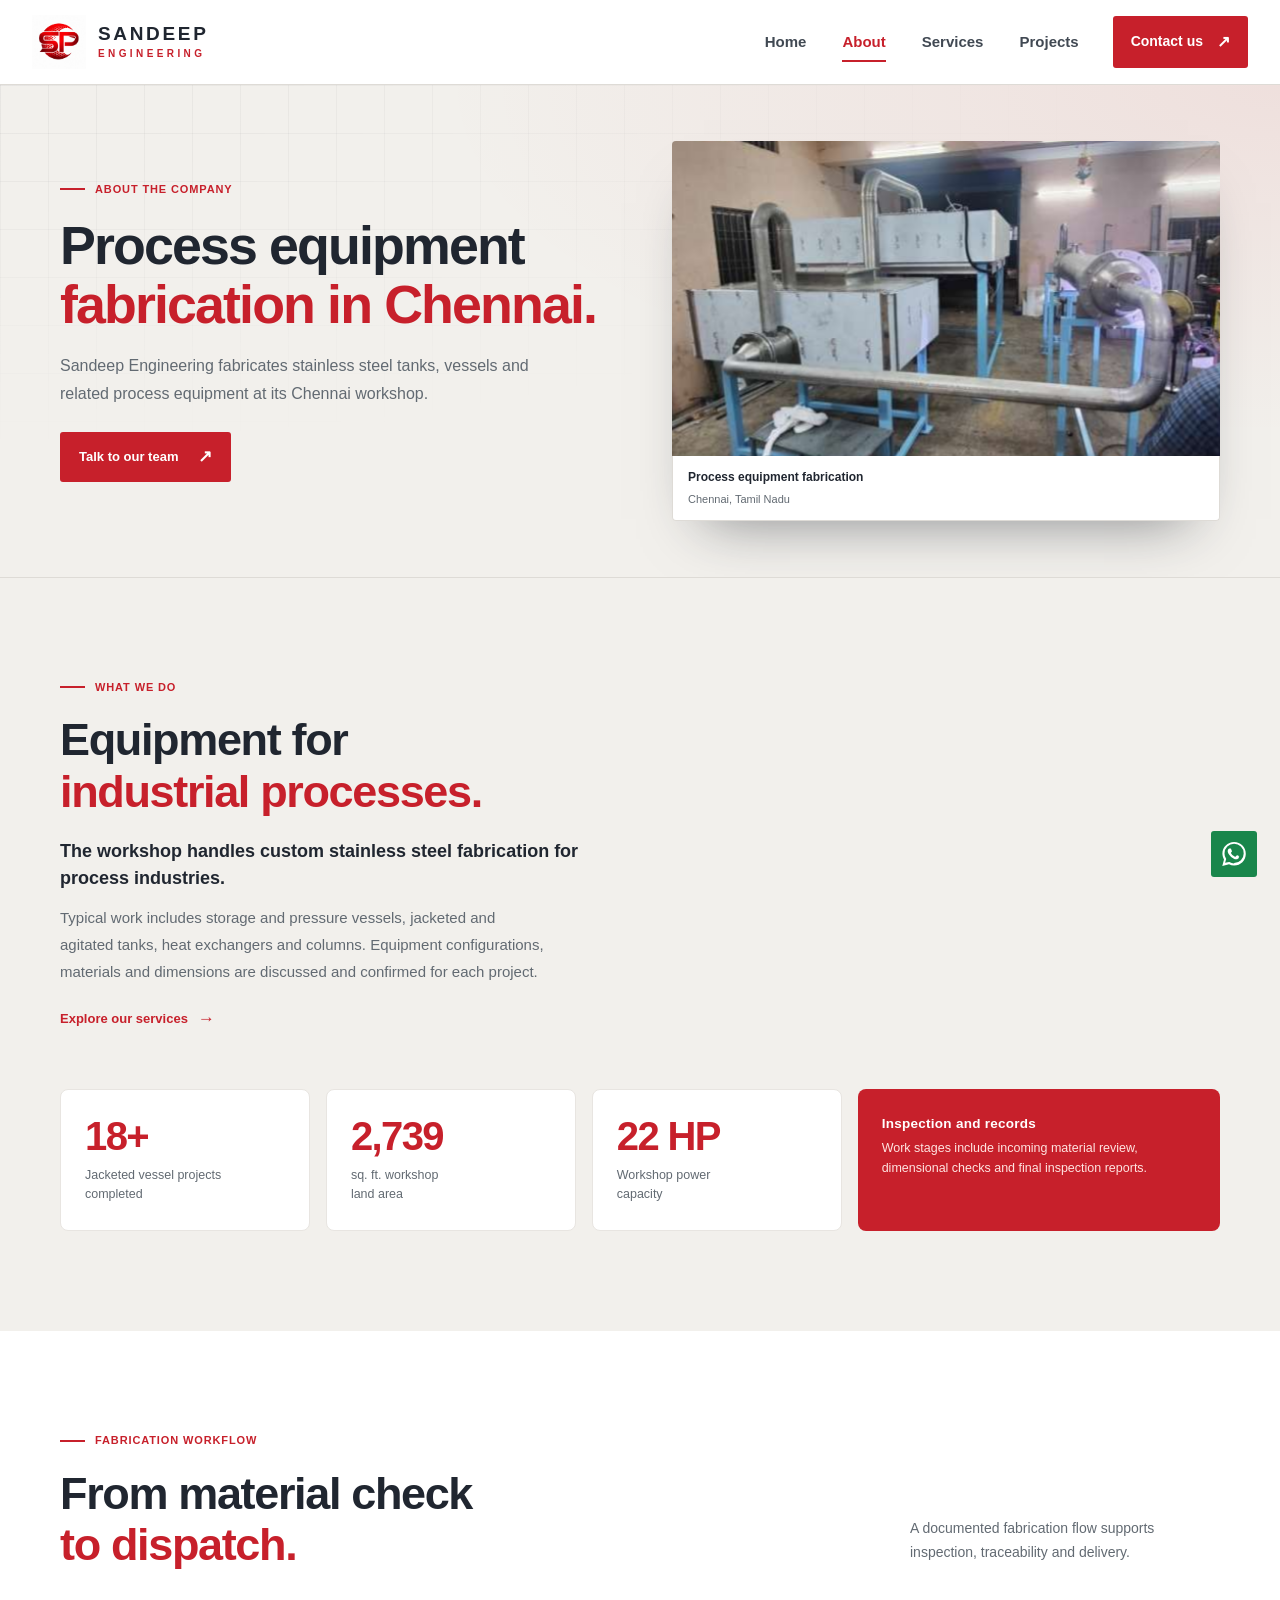
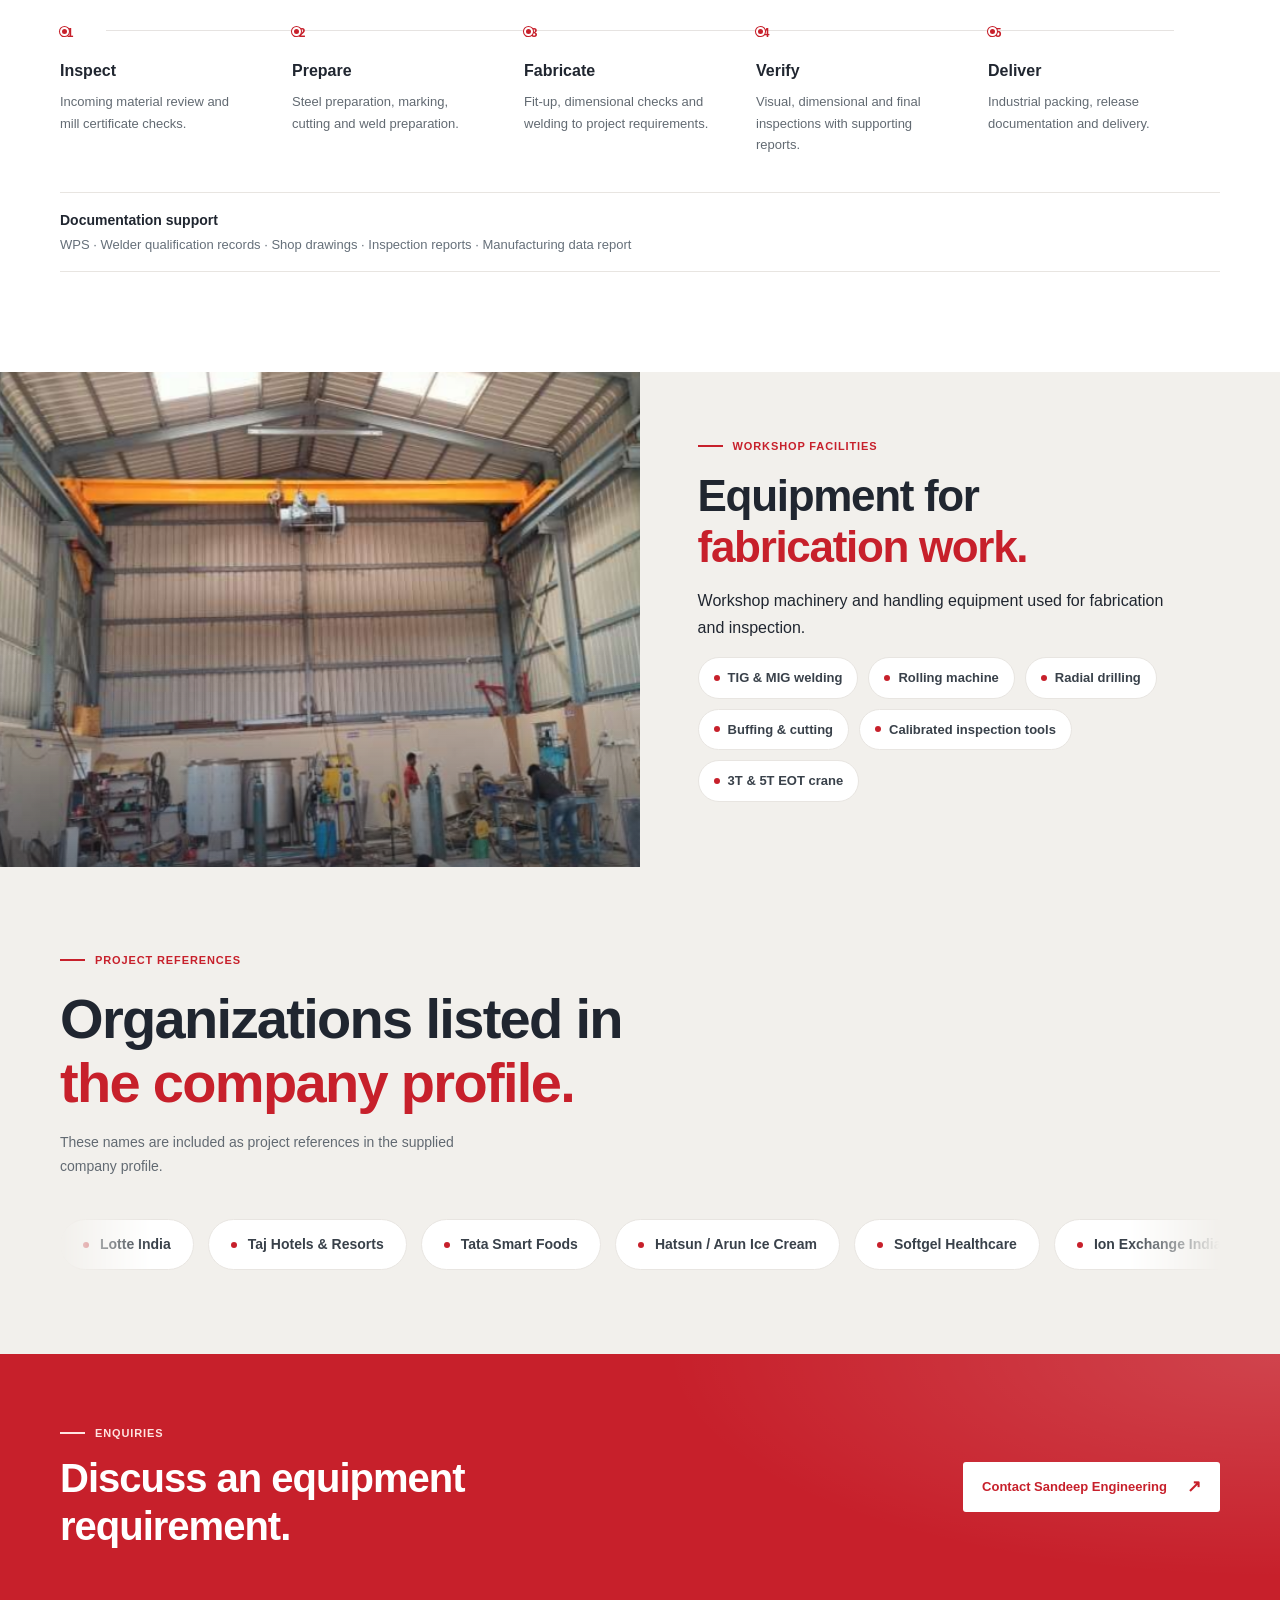
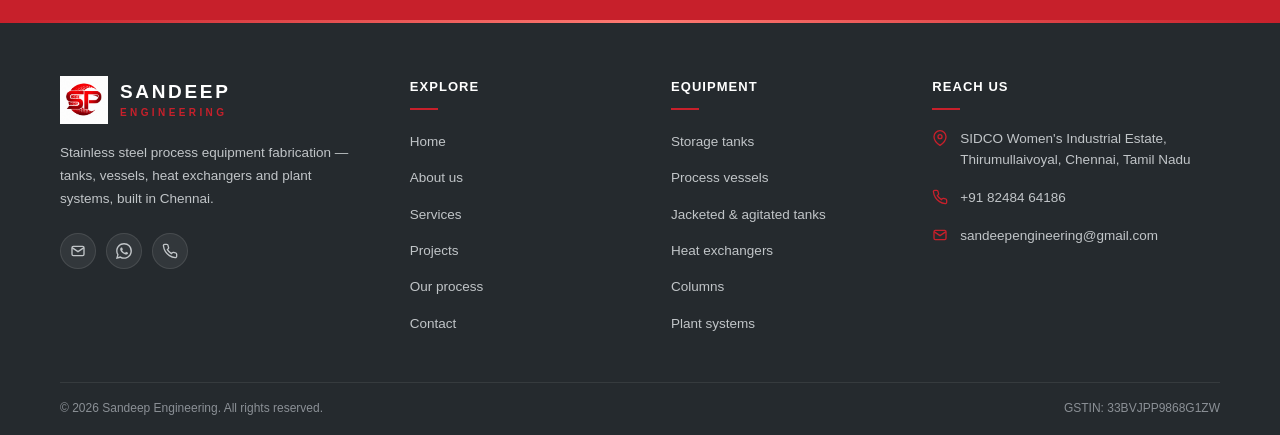
<file: about.html>
<!doctype html>
<html lang="en">
  <head>
    <meta charset="utf-8">
    <meta name="viewport" content="width=device-width, initial-scale=1">
    <meta name="theme-color" content="#ffffff">
    <meta name="description" content="Learn about Sandeep Engineering's process equipment fabrication, workshop capabilities and quality-led workflow in Chennai.">
    <title>About Us | Sandeep Engineering</title>
    <link rel="icon" href="assets/favicon/favicon.ico" sizes="any">
    <link rel="icon" type="image/png" sizes="32x32" href="assets/favicon/favicon-32x32.png">
    <link rel="icon" type="image/png" sizes="16x16" href="assets/favicon/favicon-16x16.png">
    <link rel="apple-touch-icon" href="assets/favicon/apple-touch-icon.png">
    <link rel="manifest" href="assets/favicon/site.webmanifest">
    <link rel="stylesheet" href="styles.css">
    <script>document.documentElement.classList.add("js");</script>
    <script src="script.js" defer></script>
  </head>
  <body>
    <a class="skip-link" href="#main">Skip to content</a>
    <header class="site-header" id="top"></header>

    <main id="main">
      <section class="page-hero">
        <div class="container page-hero-layout">
          <div class="page-hero-copy reveal">
            <p class="eyebrow"><span class="eyebrow-line"></span> ABOUT THE COMPANY</p>
            <h1>Process equipment<br><span>fabrication in Chennai.</span></h1>
            <p>Sandeep Engineering fabricates stainless steel tanks, vessels and related process equipment at its Chennai workshop.</p>
            <a class="button button-red" href="contact.html">Talk to our team <span aria-hidden="true">↗</span></a>
          </div>
          <div class="page-hero-image reveal" style="--d:.12s">
            <div class="parallax-frame">
              <img data-parallax src="assets/products/p11-3.jpg" alt="Process equipment fabricated at the Sandeep Engineering workshop">
            </div>
            <span class="page-image-badge"><strong>Process equipment fabrication</strong><small>Chennai, Tamil Nadu</small></span>
          </div>
        </div>
      </section>

      <section class="section-pad intro-section">
        <div class="container intro-layout">
          <div class="section-heading reveal">
            <p class="eyebrow"><span class="eyebrow-line"></span> WHAT WE DO</p>
            <h2>Equipment for<br><span>industrial processes.</span></h2>
          </div>
          <div class="intro-content reveal" style="--d:.1s">
            <p class="intro-lead">The workshop handles custom stainless steel fabrication for process industries.</p>
            <p>Typical work includes storage and pressure vessels, jacketed and agitated tanks, heat exchangers and columns. Equipment configurations, materials and dimensions are discussed and confirmed for each project.</p>
            <a class="text-link red-link" href="services.html">Explore our services <span aria-hidden="true">→</span></a>
          </div>
        </div>
        <div class="container stats-row reveal">
          <div class="stat-item">
            <strong><span data-count="20">0</span><span class="stat-unit">+</span></strong>
            <span>Jacketed vessel projects<br>completed</span>
          </div>
          <div class="stat-item">
            <strong><span data-count="3000" data-format="comma">0</span></strong>
            <span>sq. ft. workshop<br>land area</span>
          </div>
          <div class="stat-item">
            <strong><span data-count="24">0</span><span class="stat-unit">&nbsp;HP</span></strong>
            <span>Workshop power<br>capacity</span>
          </div>
          <div class="stat-note"><p><strong>Inspection and records</strong>Work stages include incoming material review, dimensional checks and final inspection reports.</p></div>
        </div>
      </section>

      <section class="section-pad process-section" id="process">
        <div class="container">
          <div class="section-heading section-heading-row reveal">
            <div>
              <p class="eyebrow"><span class="eyebrow-line"></span> FABRICATION WORKFLOW</p>
              <h2>From material check<br><span>to dispatch.</span></h2>
            </div>
            <p class="heading-aside">A documented fabrication flow supports inspection, traceability and delivery.</p>
          </div>
          <div class="process-track reveal">
            <article class="process-step reveal"><span class="step-number">01</span><span class="step-dot"></span><h3>Inspect</h3><p>Incoming material review and mill certificate checks.</p></article>
            <article class="process-step reveal"><span class="step-number">02</span><span class="step-dot"></span><h3>Prepare</h3><p>Steel preparation, marking, cutting and weld preparation.</p></article>
            <article class="process-step reveal"><span class="step-number">03</span><span class="step-dot"></span><h3>Fabricate</h3><p>Fit-up, dimensional checks and welding to project requirements.</p></article>
            <article class="process-step reveal"><span class="step-number">04</span><span class="step-dot"></span><h3>Verify</h3><p>Visual, dimensional and final inspections with supporting reports.</p></article>
            <article class="process-step reveal"><span class="step-number">05</span><span class="step-dot"></span><h3>Deliver</h3><p>Industrial packing, release documentation and delivery.</p></article>
          </div>
          <div class="process-support reveal">
            <p><strong>Documentation support</strong>WPS · Welder qualification records · Shop drawings · Inspection reports · Manufacturing data report</p>
          </div>
        </div>
      </section>

      <section class="workshop-section">
        <div class="workshop-image">
          <img data-parallax src="assets/products/p20-2.jpg" alt="Fabrication work underway in the workshop" loading="lazy">
        </div>
        <div class="workshop-copy reveal">
          <p class="eyebrow"><span class="eyebrow-line"></span> WORKSHOP FACILITIES</p>
          <h2>Equipment for<br><span>fabrication work.</span></h2>
          <p>Workshop machinery and handling equipment used for fabrication and inspection.</p>
          <div class="workshop-tags"><span>TIG &amp; MIG welding</span><span>Rolling machine</span><span>Radial drilling</span><span>Buffing &amp; cutting</span><span>Calibrated inspection tools</span><span>3T &amp; 5T EOT crane</span></div>
        </div>
      </section>

      <section class="section-pad clients-section">
        <div class="container">
          <div class="section-heading reveal" style="max-width:640px">
            <p class="eyebrow"><span class="eyebrow-line"></span> PROJECT REFERENCES</p>
            <h2>Organizations listed in<br><span>the company profile.</span></h2>
            <p class="heading-aside" style="max-width:420px;margin-top:16px">These names are included as project references in the supplied company profile.</p>
          </div>
          <div class="marquee reveal" style="--d:.1s" aria-label="Selected client references">
            <div class="marquee-track">
              <div class="marquee-group">
                <span class="marquee-pill">Lotte India</span>
                <span class="marquee-pill">Taj Hotels &amp; Resorts</span>
                <span class="marquee-pill">Tata Smart Foods</span>
                <span class="marquee-pill">Hatsun / Arun Ice Cream</span>
                <span class="marquee-pill">Softgel Healthcare</span>
                <span class="marquee-pill">Ion Exchange India</span>
                <span class="marquee-pill">Milky Mist</span>
                <span class="marquee-pill">SRF Limited</span>
                <span class="marquee-pill">SGS India</span>
                <span class="marquee-pill">Aachi Masala</span>
                <span class="marquee-pill">CAROT LABS</span>
                <span class="marquee-pill">Surfactants &amp; Allied Chemicals</span>
              </div>
              <div class="marquee-group" aria-hidden="true">
                <span class="marquee-pill">Lotte India</span>
                <span class="marquee-pill">Taj Hotels &amp; Resorts</span>
                <span class="marquee-pill">Tata Smart Foods</span>
                <span class="marquee-pill">Hatsun / Arun Ice Cream</span>
                <span class="marquee-pill">Softgel Healthcare</span>
                <span class="marquee-pill">Ion Exchange India</span>
                <span class="marquee-pill">Milky Mist</span>
                <span class="marquee-pill">SRF Limited</span>
                <span class="marquee-pill">SGS India</span>
                <span class="marquee-pill">Aachi Masala</span>
                <span class="marquee-pill">CAROT LABS</span>
                <span class="marquee-pill">Surfactants &amp; Allied Chemicals</span>
              </div>
            </div>
          </div>
        </div>
      </section>

      <section class="page-cta">
        <div class="container page-cta-inner">
          <div><p class="eyebrow eyebrow-light"><span class="eyebrow-line"></span> ENQUIRIES</p><h2>Discuss an equipment<br>requirement.</h2></div>
          <a class="button button-light" href="contact.html">Contact Sandeep Engineering <span aria-hidden="true">↗</span></a>
        </div>
      </section>
    </main>

    <footer class="site-footer"></footer>
    <a class="floating-contact" href="https://wa.me/918248464186" target="_blank" rel="noopener noreferrer" aria-label="Chat with Sandeep Engineering on WhatsApp">
      <svg viewBox="0 0 24 24" aria-hidden="true"><path d="M20.5 3.5A11.8 11.8 0 0 0 12.1 0C5.6 0 .4 5.2.4 11.6c0 2.1.6 4.1 1.6 5.9L.3 24l6.7-1.7a12 12 0 0 0 5.1 1.2h.1c6.4 0 11.6-5.2 11.6-11.6 0-3.1-1.2-6.1-3.3-8.3ZM12.1 21.4c-1.6 0-3.3-.4-4.7-1.3l-.3-.2-4 .9 1.1-3.9-.2-.4a9.7 9.7 0 0 1-1.5-5.1 9.6 9.6 0 0 1 9.6-9.6 9.6 9.6 0 0 1 9.6 9.6 9.6 9.6 0 0 1-9.6 9.6Zm5.3-7.2c-.3-.2-1.7-.8-2-.9-.3-.1-.5-.2-.7.2s-.8.9-1 1.1-.4.2-.7.1c-.3-.2-1.2-.4-2.3-1.4-.9-.8-1.5-1.7-1.7-2-.2-.3 0-.5.1-.7l.5-.6.3-.5c.1-.2 0-.4 0-.6-.1-.2-.7-1.6-.9-2.1-.2-.5-.5-.4-.7-.4H7.7c-.2 0-.6.1-.9.4-.3.3-1.1 1.1-1.1 2.5s1.1 2.8 1.2 3 .2.3.3.5a11 11 0 0 0 4.3 3.8c.6.3 1.1.5 1.5.6.6.2 1.2.2 1.7.1.5-.1 1.7-.7 2-1.3.2-.6.2-1.1.2-1.2s-.2-.3-.5-.4Z"/></svg>
    </a>
  </body>
</html>
</file>
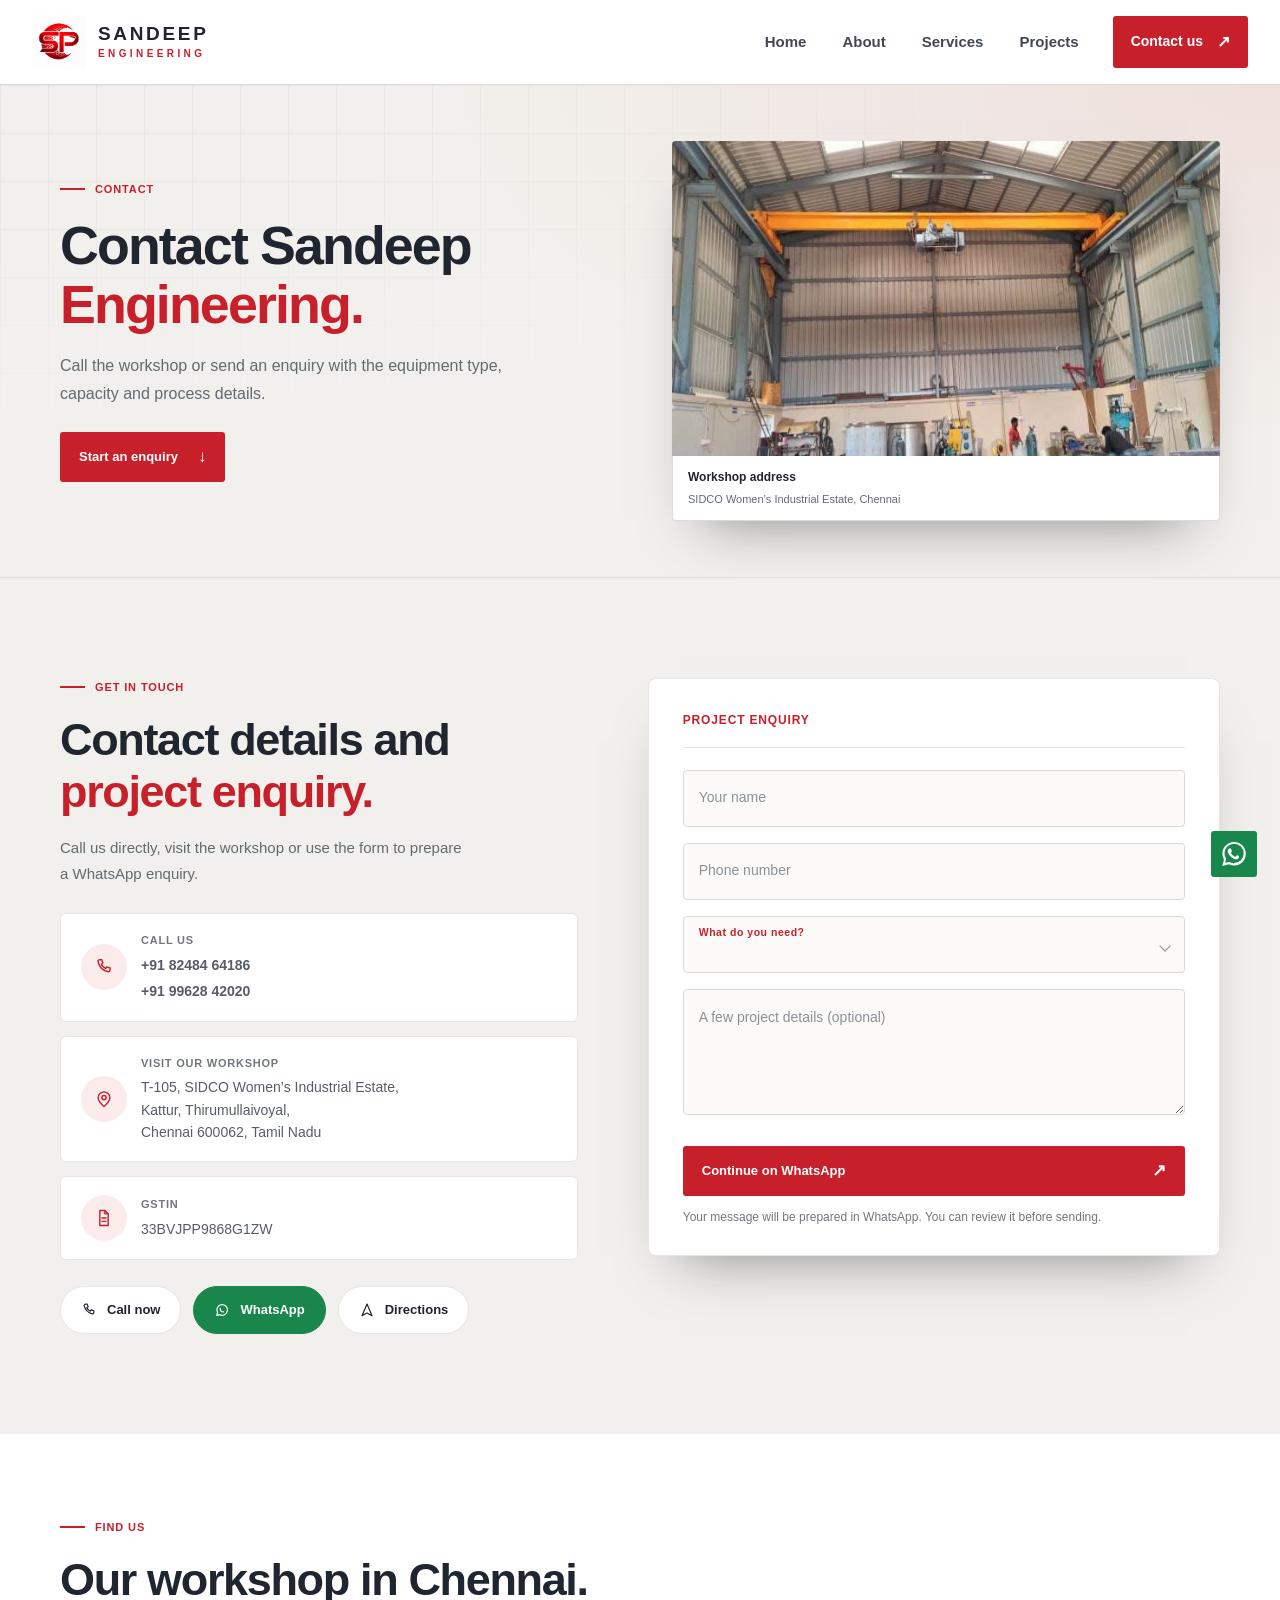
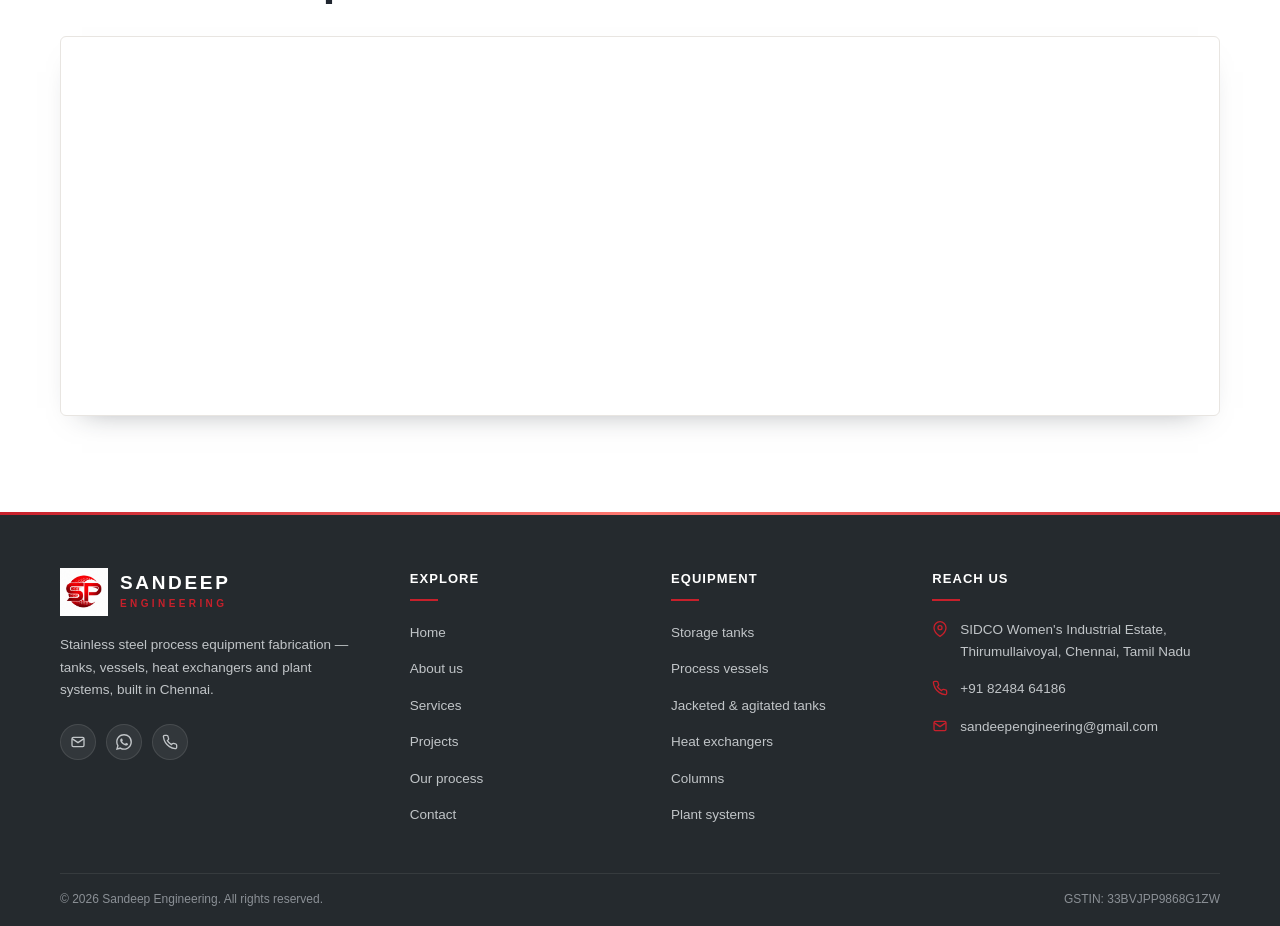
<file: contact.html>
<!doctype html>
<html lang="en">
  <head>
    <meta charset="utf-8">
    <meta name="viewport" content="width=device-width, initial-scale=1">
    <meta name="theme-color" content="#ffffff">
    <meta name="description" content="Contact Sandeep Engineering in Chennai about tanks, vessels, heat exchangers and process equipment fabrication.">
    <title>Contact Us | Sandeep Engineering</title>
    <link rel="icon" href="assets/favicon/favicon.ico" sizes="any">
    <link rel="icon" type="image/png" sizes="32x32" href="assets/favicon/favicon-32x32.png">
    <link rel="icon" type="image/png" sizes="16x16" href="assets/favicon/favicon-16x16.png">
    <link rel="apple-touch-icon" href="assets/favicon/apple-touch-icon.png">
    <link rel="manifest" href="assets/favicon/site.webmanifest">
    <link rel="stylesheet" href="styles.css">
    <script>document.documentElement.classList.add("js");</script>
    <script src="script.js" defer></script>
  </head>
  <body>
    <a class="skip-link" href="#main">Skip to content</a>
    <header class="site-header" id="top"></header>

    <main id="main">
      <section class="page-hero">
        <div class="container page-hero-layout">
          <div class="page-hero-copy reveal">
            <p class="eyebrow"><span class="eyebrow-line"></span> CONTACT</p>
            <h1>Contact Sandeep<br><span>Engineering.</span></h1>
            <p>Call the workshop or send an enquiry with the equipment type, capacity and process details.</p>
            <a class="button button-red" href="#enquiry-form">Start an enquiry <span aria-hidden="true">↓</span></a>
          </div>
          <div class="page-hero-image reveal" style="--d:.12s">
            <div class="parallax-frame">
              <img data-parallax src="assets/products/p20-2.jpg" alt="Sandeep Engineering's Chennai workshop">
            </div>
            <span class="page-image-badge"><strong>Workshop address</strong><small>SIDCO Women’s Industrial Estate, Chennai</small></span>
          </div>
        </div>
      </section>

      <section class="section-pad contact-section">
        <div class="container contact-layout">
          <div class="contact-copy">
            <div class="reveal">
              <p class="eyebrow"><span class="eyebrow-line"></span> GET IN TOUCH</p>
              <h2>Contact details and<br><span>project enquiry.</span></h2>
              <p class="contact-intro">Call us directly, visit the workshop or use the form to prepare a WhatsApp enquiry.</p>
            </div>
            <div class="contact-details">
              <div class="contact-card reveal">
                <span class="ci" aria-hidden="true"><svg viewBox="0 0 24 24"><path d="M6.8 3.2h2.5l1.4 4-2 1.4a12.4 12.4 0 0 0 5.2 5.2l1.4-2 4 1.4v2.5a2 2 0 0 1-2.2 2A16.4 16.4 0 0 1 4.8 5.4a2 2 0 0 1 2-2.2z"/></svg></span>
                <p><small>CALL US</small><a href="tel:+918248464186">+91 82484 64186</a><a href="tel:+919962842020">+91 99628 42020</a></p>
              </div>
              <div class="contact-card reveal">
                <span class="ci" aria-hidden="true"><svg viewBox="0 0 24 24"><path d="M12 21c4.4-4 7-7.4 7-10.6A7 7 0 1 0 5 10.4C5 13.6 7.6 17 12 21z"/><circle cx="12" cy="10.3" r="2.6"/></svg></span>
                <p><small>VISIT OUR WORKSHOP</small><span>T-105, SIDCO Women’s Industrial Estate,<br>Kattur, Thirumullaivoyal,<br>Chennai 600062, Tamil Nadu</span></p>
              </div>
              <div class="contact-card reveal">
                <span class="ci" aria-hidden="true"><svg viewBox="0 0 24 24"><path d="M7 3h6l4 4v14H7z"/><path d="M13 3v4h4"/><path d="M9.6 12h4.8M9.6 16h4.8"/></svg></span>
                <p><small>GSTIN</small><span>33BVJPP9868G1ZW</span></p>
              </div>
            </div>
            <div class="quick-actions reveal" style="--d:.1s">
              <a class="quick-action" href="tel:+918248464186"><svg viewBox="0 0 24 24" aria-hidden="true"><path d="M6.8 3.2h2.5l1.4 4-2 1.4a12.4 12.4 0 0 0 5.2 5.2l1.4-2 4 1.4v2.5a2 2 0 0 1-2.2 2A16.4 16.4 0 0 1 4.8 5.4a2 2 0 0 1 2-2.2z"/></svg> Call now</a>
              <a class="quick-action is-wa" href="https://wa.me/918248464186" target="_blank" rel="noopener noreferrer"><svg viewBox="0 0 24 24" aria-hidden="true"><path d="M4 20l1.4-4A8 8 0 1 1 8.4 18.9L4 20z"/><path d="M9.2 9.6c0 3.1 2.1 5.2 5.2 5.2"/></svg> WhatsApp</a>
              <a class="quick-action" href="https://www.google.com/maps?q=SIDCO+Women%27s+Industrial+Estate+Thirumullaivoyal+Chennai" target="_blank" rel="noopener noreferrer"><svg viewBox="0 0 24 24" aria-hidden="true"><path d="M12 3l7.5 17.5L12 16.6 4.5 20.5 12 3z"/></svg> Directions</a>
            </div>
          </div>
          <form class="enquiry-form reveal" id="enquiry-form" style="--d:.12s">
            <div class="form-heading"><span>PROJECT ENQUIRY</span></div>
            <div class="field">
              <input id="name" name="name" type="text" autocomplete="name" placeholder=" " required>
              <label for="name">Your name</label>
            </div>
            <div class="field">
              <input id="phone" name="phone" type="tel" autocomplete="tel" placeholder=" " required>
              <label for="phone">Phone number</label>
            </div>
            <div class="field is-floated">
              <select id="requirement" name="requirement" required>
                <option value="" selected disabled></option>
                <option>Tanks or vessels</option>
                <option>Jacketed or agitated tank</option>
                <option>Heat exchanger or column</option>
                <option>Industrial RO plant equipment</option>
                <option>Food, dairy or brewery equipment</option>
                <option>Chemical or pharma process equipment</option>
                <option>Distillery re-engineering</option>
                <option>Other fabrication requirement</option>
              </select>
              <label for="requirement">What do you need?</label>
            </div>
            <div class="field">
              <textarea id="message" name="message" rows="4" placeholder=" "></textarea>
              <label for="message">A few project details (optional)</label>
            </div>
            <button class="button button-red form-submit" type="submit">Continue on WhatsApp <span aria-hidden="true">↗</span></button>
            <p class="form-note" id="form-note" aria-live="polite">Your message will be prepared in WhatsApp. You can review it before sending.</p>
          </form>
        </div>
      </section>

      <section class="map-section">
        <div class="container">
          <div class="section-heading reveal" style="margin-bottom:30px">
            <p class="eyebrow"><span class="eyebrow-line"></span> FIND US</p>
            <h2>Our workshop in Chennai.</h2>
          </div>
          <div class="map-frame reveal" style="--d:.1s">
            <iframe title="Sandeep Engineering workshop location" src="https://www.google.com/maps?q=SIDCO+Women%27s+Industrial+Estate%2C+Thirumullaivoyal%2C+Chennai&output=embed" loading="lazy" referrerpolicy="no-referrer-when-downgrade"></iframe>
          </div>
        </div>
      </section>
    </main>

    <footer class="site-footer"></footer>
    <a class="floating-contact" href="https://wa.me/918248464186" target="_blank" rel="noopener noreferrer" aria-label="Chat with Sandeep Engineering on WhatsApp">
      <svg viewBox="0 0 24 24" aria-hidden="true"><path d="M20.5 3.5A11.8 11.8 0 0 0 12.1 0C5.6 0 .4 5.2.4 11.6c0 2.1.6 4.1 1.6 5.9L.3 24l6.7-1.7a12 12 0 0 0 5.1 1.2h.1c6.4 0 11.6-5.2 11.6-11.6 0-3.1-1.2-6.1-3.3-8.3ZM12.1 21.4c-1.6 0-3.3-.4-4.7-1.3l-.3-.2-4 .9 1.1-3.9-.2-.4a9.7 9.7 0 0 1-1.5-5.1 9.6 9.6 0 0 1 9.6-9.6 9.6 9.6 0 0 1 9.6 9.6 9.6 9.6 0 0 1-9.6 9.6Zm5.3-7.2c-.3-.2-1.7-.8-2-.9-.3-.1-.5-.2-.7.2s-.8.9-1 1.1-.4.2-.7.1c-.3-.2-1.2-.4-2.3-1.4-.9-.8-1.5-1.7-1.7-2-.2-.3 0-.5.1-.7l.5-.6.3-.5c.1-.2 0-.4 0-.6-.1-.2-.7-1.6-.9-2.1-.2-.5-.5-.4-.7-.4H7.7c-.2 0-.6.1-.9.4-.3.3-1.1 1.1-1.1 2.5s1.1 2.8 1.2 3 .2.3.3.5a11 11 0 0 0 4.3 3.8c.6.3 1.1.5 1.5.6.6.2 1.2.2 1.7.1.5-.1 1.7-.7 2-1.3.2-.6.2-1.1.2-1.2s-.2-.3-.5-.4Z"/></svg>
    </a>
  </body>
</html>
</file>
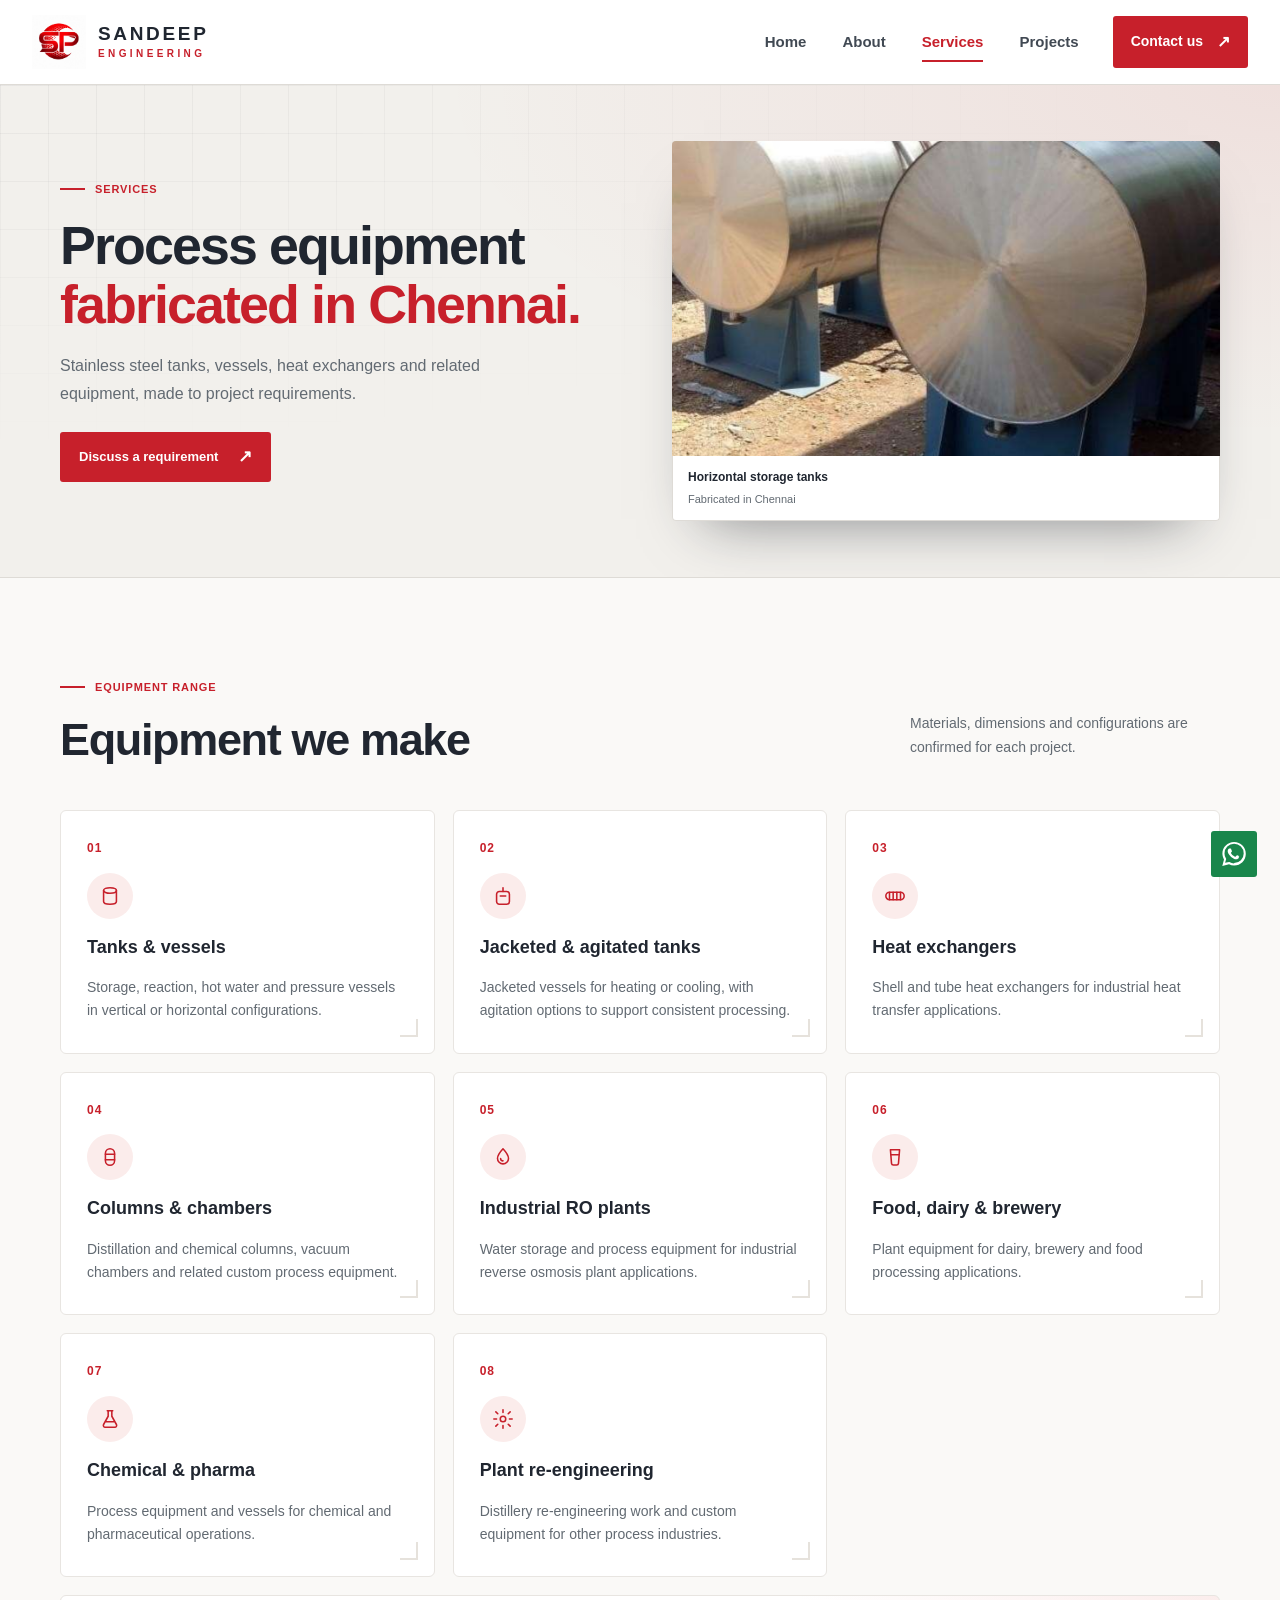
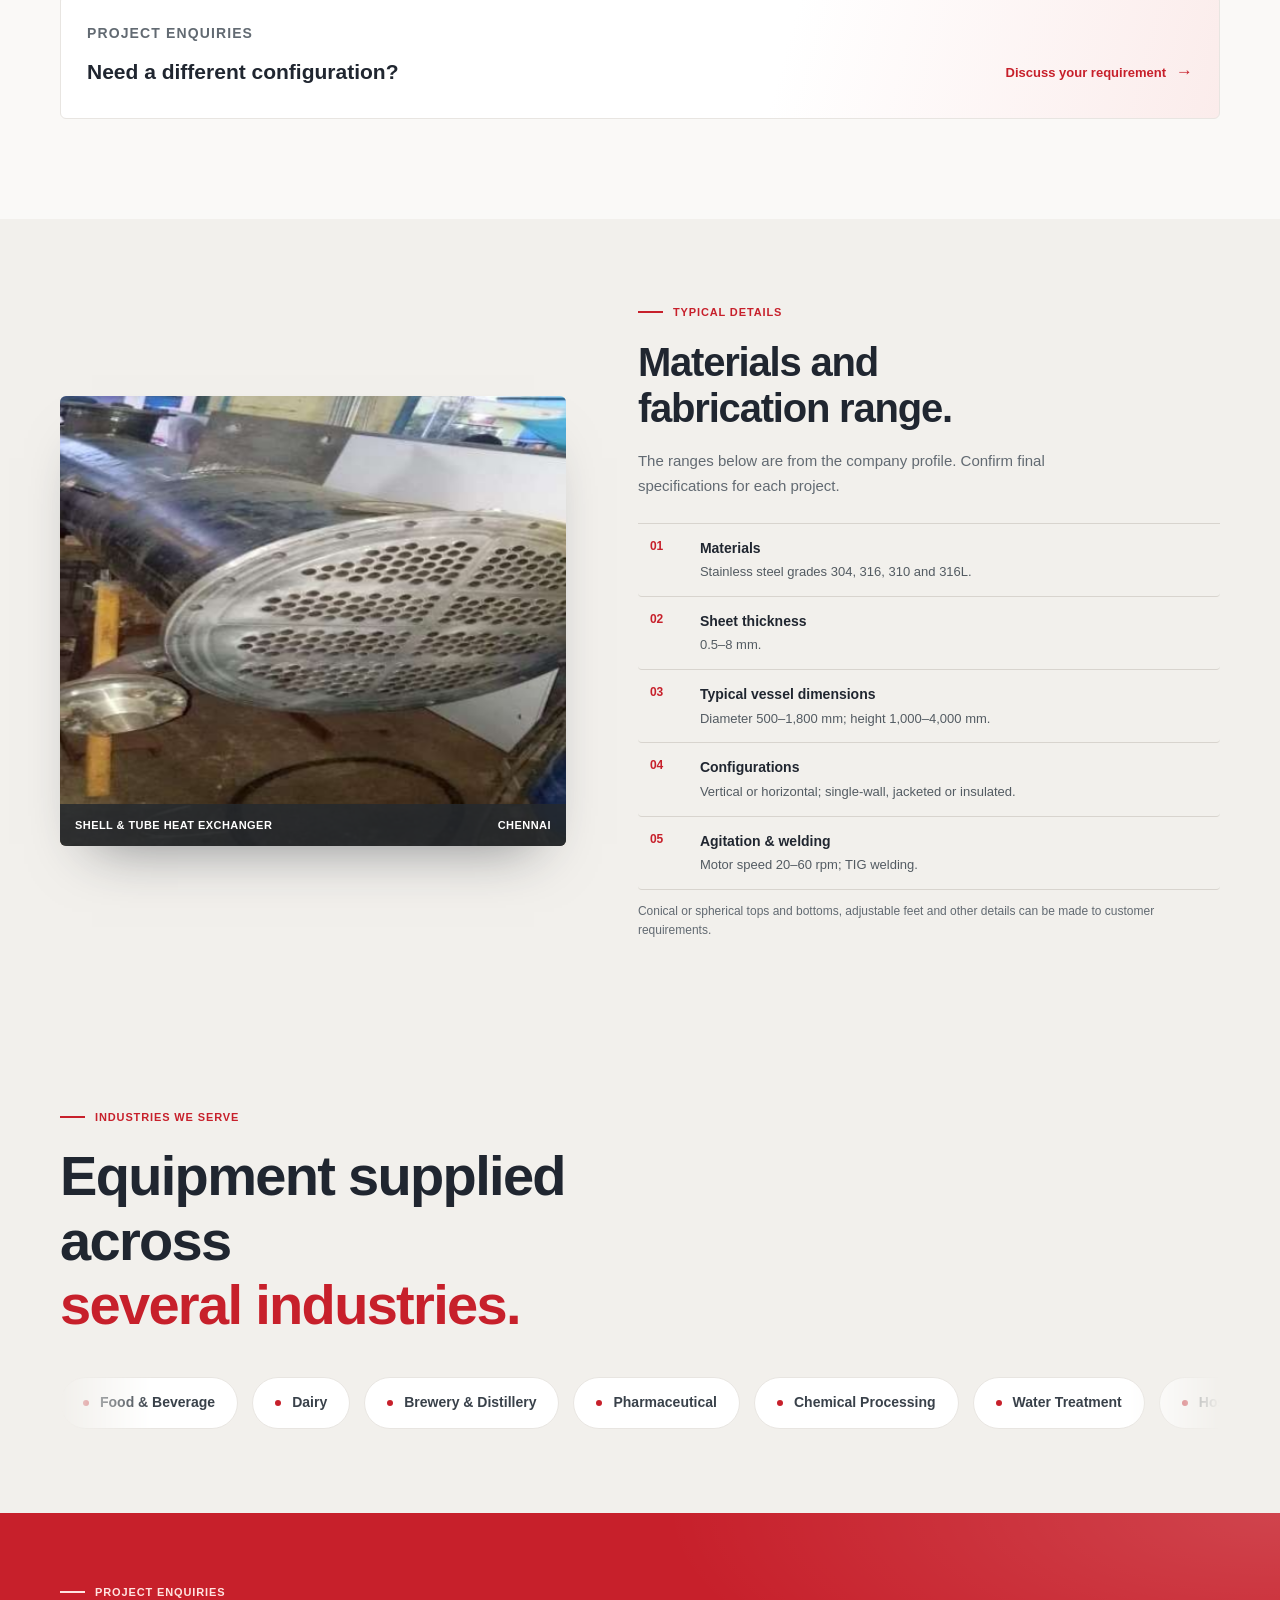
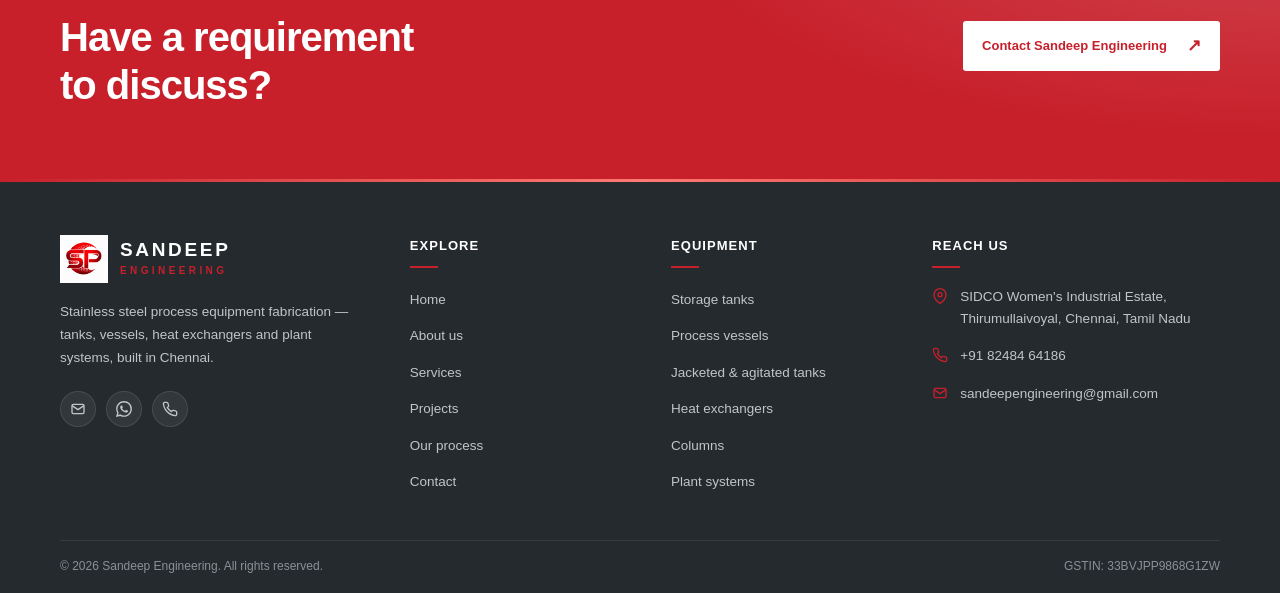
<file: services.html>
<!doctype html>
<html lang="en">
  <head>
    <meta charset="utf-8">
    <meta name="viewport" content="width=device-width, initial-scale=1">
    <meta name="theme-color" content="#ffffff">
    <meta name="description" content="Explore Sandeep Engineering's stainless steel tanks, vessels, heat exchangers and process equipment fabrication services.">
    <title>Services | Sandeep Engineering</title>
    <link rel="icon" href="assets/favicon/favicon.ico" sizes="any">
    <link rel="icon" type="image/png" sizes="32x32" href="assets/favicon/favicon-32x32.png">
    <link rel="icon" type="image/png" sizes="16x16" href="assets/favicon/favicon-16x16.png">
    <link rel="apple-touch-icon" href="assets/favicon/apple-touch-icon.png">
    <link rel="manifest" href="assets/favicon/site.webmanifest">
    <link rel="preload" as="image" href="assets/products/p16-2.jpg">
    <link rel="stylesheet" href="styles.css">
    <script>document.documentElement.classList.add("js");</script>
    <script src="script.js" defer></script>
  </head>
  <body>
    <a class="skip-link" href="#main">Skip to content</a>
    <header class="site-header" id="top"></header>

    <main id="main">
      <section class="page-hero">
        <div class="container page-hero-layout">
          <div class="page-hero-copy reveal">
            <p class="eyebrow"><span class="eyebrow-line"></span> SERVICES</p>
            <h1>Process equipment<br><span>fabricated in Chennai.</span></h1>
            <p>Stainless steel tanks, vessels, heat exchangers and related equipment, made to project requirements.</p>
            <a class="button button-red" href="contact.html">Discuss a requirement <span aria-hidden="true">↗</span></a>
          </div>
          <div class="page-hero-image reveal" style="--d:.12s">
            <div class="parallax-frame">
              <img data-parallax src="assets/products/p16-2.jpg" alt="Horizontal stainless steel storage tanks">
            </div>
            <span class="page-image-badge"><strong>Horizontal storage tanks</strong><small>Fabricated in Chennai</small></span>
          </div>
        </div>
      </section>

      <section class="section-pad solutions-section" id="service-list">
        <div class="container">
          <div class="section-heading section-heading-row reveal">
            <div>
              <p class="eyebrow"><span class="eyebrow-line"></span> EQUIPMENT RANGE</p>
              <h2>Equipment we make</h2>
            </div>
            <p class="heading-aside">Materials, dimensions and configurations are confirmed for each project.</p>
          </div>
          <div class="solutions-grid">
            <article class="solution-card reveal">
              <span class="card-number">01</span>
              <span class="solution-icon" aria-hidden="true"><svg viewBox="0 0 24 24"><ellipse cx="12" cy="6" rx="7" ry="3"/><path d="M5 6v12c0 1.7 3.1 3 7 3s7-1.3 7-3V6"/></svg></span>
              <h3>Tanks &amp; vessels</h3>
              <p>Storage, reaction, hot water and pressure vessels in vertical or horizontal configurations.</p>
            </article>
            <article class="solution-card reveal">
              <span class="card-number">02</span>
              <span class="solution-icon" aria-hidden="true"><svg viewBox="0 0 24 24"><rect x="5" y="7" width="14" height="14" rx="3"/><path d="M12 3v4"/><path d="M9 12h6"/></svg></span>
              <h3>Jacketed &amp; agitated tanks</h3>
              <p>Jacketed vessels for heating or cooling, with agitation options to support consistent processing.</p>
            </article>
            <article class="solution-card reveal">
              <span class="card-number">03</span>
              <span class="solution-icon" aria-hidden="true"><svg viewBox="0 0 24 24"><rect x="2" y="8" width="20" height="8" rx="4"/><path d="M6 8v8M10 8v8M14 8v8M18 8v8"/></svg></span>
              <h3>Heat exchangers</h3>
              <p>Shell and tube heat exchangers for industrial heat transfer applications.</p>
            </article>
            <article class="solution-card reveal">
              <span class="card-number">04</span>
              <span class="solution-icon" aria-hidden="true"><svg viewBox="0 0 24 24"><rect x="7" y="3" width="10" height="18" rx="5"/><path d="M7 9h10M7 15h10"/></svg></span>
              <h3>Columns &amp; chambers</h3>
              <p>Distillation and chemical columns, vacuum chambers and related custom process equipment.</p>
            </article>
            <article class="solution-card reveal">
              <span class="card-number">05</span>
              <span class="solution-icon" aria-hidden="true"><svg viewBox="0 0 24 24"><path d="M12 3s6 6.5 6 10.5A6 6 0 0 1 6 13.5C6 9.5 12 3 12 3z"/><path d="M9.4 13.6a2.6 2.6 0 0 0 2.6 2.6"/></svg></span>
              <h3>Industrial RO plants</h3>
              <p>Water storage and process equipment for industrial reverse osmosis plant applications.</p>
            </article>
            <article class="solution-card reveal">
              <span class="card-number">06</span>
              <span class="solution-icon" aria-hidden="true"><svg viewBox="0 0 24 24"><path d="M7 4h10l-1.2 15a2 2 0 0 1-2 1.8h-3.6a2 2 0 0 1-2-1.8L7 4z"/><path d="M7.5 9.5h9"/></svg></span>
              <h3>Food, dairy &amp; brewery</h3>
              <p>Plant equipment for dairy, brewery and food processing applications.</p>
            </article>
            <article class="solution-card reveal">
              <span class="card-number">07</span>
              <span class="solution-icon" aria-hidden="true"><svg viewBox="0 0 24 24"><path d="M9 3h6"/><path d="M10 3v6l-5 9a2 2 0 0 0 1.8 3h10.4A2 2 0 0 0 19 18l-5-9V3"/><path d="M7.6 15h8.8"/></svg></span>
              <h3>Chemical &amp; pharma</h3>
              <p>Process equipment and vessels for chemical and pharmaceutical operations.</p>
            </article>
            <article class="solution-card reveal">
              <span class="card-number">08</span>
              <span class="solution-icon" aria-hidden="true"><svg viewBox="0 0 24 24"><circle cx="12" cy="12" r="3"/><path d="M12 2v3M12 19v3M4.2 4.2l2.1 2.1M17.7 17.7l2.1 2.1M2 12h3M19 12h3M4.2 19.8l2.1-2.1M17.7 6.3l2.1-2.1"/></svg></span>
              <h3>Plant re-engineering</h3>
              <p>Distillery re-engineering work and custom equipment for other process industries.</p>
            </article>
            <article class="solution-card solution-card-cta reveal">
              <p class="eyebrow">PROJECT ENQUIRIES</p>
              <h3>Need a different configuration?</h3>
              <a class="text-link" href="contact.html">Discuss your requirement <span aria-hidden="true">→</span></a>
            </article>
          </div>
        </div>
      </section>

      <section class="capabilities-section">
        <div class="container capabilities-layout">
          <div class="capabilities-image reveal">
            <img data-parallax src="assets/products/p18-2.jpg" alt="Shell and tube heat exchanger fabricated by Sandeep Engineering" loading="lazy">
            <div class="image-caption"><span>SHELL &amp; TUBE HEAT EXCHANGER</span><span>CHENNAI</span></div>
          </div>
          <div class="capabilities-copy reveal" style="--d:.1s">
            <p class="eyebrow eyebrow-light"><span class="eyebrow-line"></span> TYPICAL DETAILS</p>
            <h2>Materials and<br>fabrication range.</h2>
            <p class="capabilities-intro">The ranges below are from the company profile. Confirm final specifications for each project.</p>
            <div class="spec-list">
              <div class="spec-row"><span>01</span><p><strong>Materials</strong>Stainless steel grades 304, 316, 310 and 316L.</p></div>
              <div class="spec-row"><span>02</span><p><strong>Sheet thickness</strong>0.5–8 mm.</p></div>
              <div class="spec-row"><span>03</span><p><strong>Typical vessel dimensions</strong>Diameter 500–1,800 mm; height 1,000–4,000 mm.</p></div>
              <div class="spec-row"><span>04</span><p><strong>Configurations</strong>Vertical or horizontal; single-wall, jacketed or insulated.</p></div>
              <div class="spec-row"><span>05</span><p><strong>Agitation &amp; welding</strong>Motor speed 20–60 rpm; TIG welding.</p></div>
            </div>
            <p class="spec-footnote">Conical or spherical tops and bottoms, adjustable feet and other details can be made to customer requirements.</p>
          </div>
        </div>
      </section>

      <section class="clients-section">
        <div class="container">
          <div class="section-heading reveal" style="max-width:640px">
            <p class="eyebrow"><span class="eyebrow-line"></span> INDUSTRIES WE SERVE</p>
            <h2>Equipment supplied across<br><span>several industries.</span></h2>
          </div>
          <div class="marquee reveal" style="--d:.1s" aria-label="Industries served">
            <div class="marquee-track">
              <div class="marquee-group">
                <span class="marquee-pill">Food &amp; Beverage</span>
                <span class="marquee-pill">Dairy</span>
                <span class="marquee-pill">Brewery &amp; Distillery</span>
                <span class="marquee-pill">Pharmaceutical</span>
                <span class="marquee-pill">Chemical Processing</span>
                <span class="marquee-pill">Water Treatment</span>
                <span class="marquee-pill">Hospitality</span>
                <span class="marquee-pill">Testing Laboratories</span>
              </div>
              <div class="marquee-group" aria-hidden="true">
                <span class="marquee-pill">Food &amp; Beverage</span>
                <span class="marquee-pill">Dairy</span>
                <span class="marquee-pill">Brewery &amp; Distillery</span>
                <span class="marquee-pill">Pharmaceutical</span>
                <span class="marquee-pill">Chemical Processing</span>
                <span class="marquee-pill">Water Treatment</span>
                <span class="marquee-pill">Hospitality</span>
                <span class="marquee-pill">Testing Laboratories</span>
              </div>
            </div>
          </div>
        </div>
      </section>

      <section class="page-cta">
        <div class="container page-cta-inner">
          <div><p class="eyebrow eyebrow-light"><span class="eyebrow-line"></span> PROJECT ENQUIRIES</p><h2>Have a requirement<br>to discuss?</h2></div>
          <a class="button button-light" href="contact.html">Contact Sandeep Engineering <span aria-hidden="true">↗</span></a>
        </div>
      </section>
    </main>

    <footer class="site-footer"></footer>
    <a class="floating-contact" href="https://wa.me/918248464186" target="_blank" rel="noopener noreferrer" aria-label="Chat with Sandeep Engineering on WhatsApp">
      <svg viewBox="0 0 24 24" aria-hidden="true"><path d="M20.5 3.5A11.8 11.8 0 0 0 12.1 0C5.6 0 .4 5.2.4 11.6c0 2.1.6 4.1 1.6 5.9L.3 24l6.7-1.7a12 12 0 0 0 5.1 1.2h.1c6.4 0 11.6-5.2 11.6-11.6 0-3.1-1.2-6.1-3.3-8.3ZM12.1 21.4c-1.6 0-3.3-.4-4.7-1.3l-.3-.2-4 .9 1.1-3.9-.2-.4a9.7 9.7 0 0 1-1.5-5.1 9.6 9.6 0 0 1 9.6-9.6 9.6 9.6 0 0 1 9.6 9.6 9.6 9.6 0 0 1-9.6 9.6Zm5.3-7.2c-.3-.2-1.7-.8-2-.9-.3-.1-.5-.2-.7.2s-.8.9-1 1.1-.4.2-.7.1c-.3-.2-1.2-.4-2.3-1.4-.9-.8-1.5-1.7-1.7-2-.2-.3 0-.5.1-.7l.5-.6.3-.5c.1-.2 0-.4 0-.6-.1-.2-.7-1.6-.9-2.1-.2-.5-.5-.4-.7-.4H7.7c-.2 0-.6.1-.9.4-.3.3-1.1 1.1-1.1 2.5s1.1 2.8 1.2 3 .2.3.3.5a11 11 0 0 0 4.3 3.8c.6.3 1.1.5 1.5.6.6.2 1.2.2 1.7.1.5-.1 1.7-.7 2-1.3.2-.6.2-1.1.2-1.2s-.2-.3-.5-.4Z"/></svg>
    </a>
  </body>
</html>
</file>
<file: styles.css>
:root {
  color-scheme: light;
  --red: #c7202b;
  --red-deep: #a31720;
  --red-soft: #fbeceb;
  --ink: #202630;
  --muted: #626a72;
  --line: #e8e5e1;
  --paper: #fff;
  --warm: #f2f0ec;
  --dark: #252a2e;
  --container: 1160px;
  --ease: cubic-bezier(.2, .7, .2, 1);
  --shadow-sm: 0 14px 30px -22px rgba(32, 38, 48, .5);
  --shadow-md: 0 30px 56px -32px rgba(32, 38, 48, .55);
}

* { box-sizing: border-box; }
html { scroll-behavior: smooth; scroll-padding-top: 92px; -webkit-text-size-adjust: 100%; text-size-adjust: 100%; }
body { margin: 0; color: var(--ink); background: var(--paper); font-family: Arial, Helvetica, sans-serif; font-size: 16px; line-height: 1.65; -webkit-font-smoothing: antialiased; overflow-x: hidden; }
body.menu-open { overflow: hidden; }
img { display: block; max-width: 100%; }
a { color: inherit; text-decoration: none; }
button, input, select, textarea { font: inherit; }
button, a { -webkit-tap-highlight-color: transparent; }
::selection { color: white; background: var(--red); }
.container { width: min(var(--container), calc(100% - 64px)); margin-inline: auto; }
.skip-link { position: fixed; z-index: 20; top: 8px; left: 8px; padding: 10px 14px; color: white; background: var(--ink); transform: translateY(-150%); }
.skip-link:focus { transform: translateY(0); }

/* ---------- Animation system ---------- */
.reveal { transition: opacity .75s var(--ease) var(--d, 0s), transform .75s var(--ease) var(--d, 0s); }
html.js .reveal { opacity: 0; transform: translateY(30px); }
html.js .reveal.is-visible { opacity: 1; transform: none; }

.scroll-progress { position: fixed; z-index: 40; top: 0; left: 0; width: 0; height: 2px; background: linear-gradient(90deg, var(--red), #ff7a72); transition: width .1s linear; }

/* ---------- Header ---------- */
.site-header { position: sticky; z-index: 10; top: 0; background: #fff; border-bottom: 1px solid #dedbd6; transition: box-shadow .3s ease; }
.site-header.is-scrolled { box-shadow: 0 12px 30px -22px rgba(32, 38, 48, .6); }
.nav-wrap { display: flex; width: min(1360px, calc(100% - 64px)); height: 84px; align-items: center; justify-content: space-between; }
.brand { display: inline-flex; align-items: center; gap: 12px; }
.brand img { width: 54px; height: 54px; object-fit: contain; }
.brand-copy { display: grid; line-height: 1.08; letter-spacing: .1em; }
.brand-copy strong { font-size: 19px; font-weight: 850; letter-spacing: .14em; }
.brand-copy > span { margin-top: 5px; color: var(--red); font-size: 10px; font-weight: 800; letter-spacing: .34em; }
.primary-nav { display: flex; align-items: center; gap: 32px; font-size: 15px; font-weight: 600; }
.primary-nav > a:not(.nav-cta) { position: relative; padding: 12px 2px; color: #414953; transition: color .2s ease; }
.primary-nav > a:not(.nav-cta)::after { position: absolute; right: 2px; bottom: 4px; left: 2px; height: 2px; background: var(--red); content: ""; transform: scaleX(0); transform-origin: left; transition: transform .25s var(--ease); }
.primary-nav > a:not(.nav-cta):hover { color: var(--red); }
.primary-nav > a:not(.nav-cta):hover::after, .primary-nav > a:not(.nav-cta)[aria-current="page"]::after { transform: scaleX(1); }
.primary-nav > a:not(.nav-cta)[aria-current="page"] { color: var(--red); }
.nav-cta { display: inline-flex; gap: 14px; align-items: center; padding: 13px 18px; color: #fff; background: var(--red); border-radius: 3px; font-size: 14px; transition: background .2s ease, transform .2s ease, box-shadow .2s ease; }
.nav-cta[aria-current="page"] { color: #fff; }
.nav-cta:hover, .button-red:hover { background: var(--red-deep); transform: translateY(-1px); box-shadow: 0 14px 26px -16px rgba(199, 32, 43, .7); }
.nav-cta span { font-size: 16px; }
.menu-toggle { display: none; }

/* ---------- Buttons, links, eyebrow ---------- */
.eyebrow { display: flex; align-items: center; gap: 10px; margin: 0 0 18px; color: var(--red); font-size: 11px; font-weight: 700; letter-spacing: .08em; }
.eyebrow-line { display: inline-block; width: 25px; height: 2px; background: var(--red); }
.eyebrow-light { color: var(--red); }
.button { display: inline-flex; min-height: 50px; justify-content: center; align-items: center; gap: 20px; padding: 0 19px; border: 0; border-radius: 3px; cursor: pointer; font-size: 13px; font-weight: 700; transition: background .25s ease, transform .25s var(--ease), box-shadow .25s ease; }
.button-red { color: white; background: var(--red); }
.button span { font-size: 17px; }
.button-light { color: var(--red); background: white; }
.button-light:hover { color: var(--red-deep); background: #fff5f4; transform: translateY(-2px); box-shadow: 0 18px 30px -20px rgba(0, 0, 0, .5); }
.text-link { display: inline-flex; align-items: center; gap: 10px; color: var(--ink); font-size: 13px; font-weight: 700; transition: color .2s ease; }
.text-link span { font-size: 17px; transition: transform .25s var(--ease); }
.text-link:hover { color: var(--red); }
.text-link:hover span { transform: translateX(4px); }
.red-link { color: var(--red); }

/* ---------- Home hero ---------- */
.hero { position: relative; isolation: isolate; overflow: hidden; color: white; background: #22272c; }
.hero-slides { position: absolute; z-index: 0; inset: 0; background: #22272c; }
.hero-slide { position: absolute; inset: 0; opacity: 0; transition: opacity .9s ease; }
.hero-slide.is-active { opacity: 1; }
.hero-slide img { width: 100%; height: 100%; object-fit: cover; object-position: center; transform: scale(1.04); transition: opacity .9s ease, transform 8s ease-out; }
.hero-slide.is-active img { transform: scale(1.12); }
.hero-slide[data-caption="Agitated 10 KL tank"] img { object-position: center 38%; }
.hero-slide[data-caption="Horizontal stainless steel storage tanks"] img { object-position: center 52%; }
.hero::before { position: absolute; z-index: 1; inset: 0; background: linear-gradient(90deg, #171b20e6 0%, #171b20b8 38%, #171b2060 70%, #171b2010 100%), linear-gradient(0deg, #15191db8 0%, #15191d08 60%); content: ""; pointer-events: none; }
.hero-layout { position: relative; z-index: 2; display: flex; min-height: clamp(620px, calc(100vh - 84px), 760px); flex-direction: column; align-items: flex-start; justify-content: center; padding-block: 72px; }
.hero-copy { max-width: 1000px; animation: hero-rise .9s var(--ease) both; }
@keyframes hero-rise { from { opacity: 0; transform: translateY(26px); } to { opacity: 1; transform: none; } }
.hero h1 { max-width: 1000px; margin: 0; color: white; font-size: clamp(56px, 7vw, 96px); font-weight: 700; line-height: 1.04; letter-spacing: -.045em; }
.hero h1 span { color: #ff8580; }
.hero-intro { max-width: 600px; margin: 22px 0 0; color: #e6e8e9; font-size: 18px; line-height: 1.7; }
.hero-actions { display: flex; align-items: center; flex-wrap: wrap; gap: 25px; margin-top: 30px; }
.hero .text-link { color: white; }
.hero .text-link:hover { color: #ffb1ad; }

/* ---------- Section scaffolding ---------- */
.section-pad { padding-block: 100px; }
.section-heading .eyebrow { margin-bottom: 18px; }
.section-heading h2, .capabilities-copy h2, .clients-heading h2, .contact-copy h2, .workshop-copy h2 { margin: 0; font-size: clamp(32px, 4vw, 45px); font-weight: 700; line-height: 1.15; letter-spacing: -.03em; }
.section-heading h2 span, .workshop-copy h2 span, .contact-copy h2 span { color: var(--red); }
.section-heading-row { display: flex; align-items: end; justify-content: space-between; gap: 35px; }
.heading-aside { max-width: 310px; margin: 0 0 6px; color: var(--muted); font-size: 14px; line-height: 1.7; }

/* ---------- Page hero ---------- */
.page-hero { position: relative; overflow: hidden; padding-block: 56px; background: var(--warm); border-bottom: 1px solid #dedbd6; }
.page-hero::before { position: absolute; inset: 0; background: radial-gradient(120% 130% at 100% 0%, rgba(199, 32, 43, .08), transparent 55%); content: ""; pointer-events: none; }
.page-hero::after { position: absolute; inset: 0; background-image: linear-gradient(rgba(32, 38, 48, .05) 1px, transparent 1px), linear-gradient(90deg, rgba(32, 38, 48, .05) 1px, transparent 1px); background-size: 48px 48px; content: ""; pointer-events: none; -webkit-mask-image: radial-gradient(130% 110% at 0% 0%, #000, transparent 68%); mask-image: radial-gradient(130% 110% at 0% 0%, #000, transparent 68%); }
.page-hero-layout { position: relative; z-index: 1; display: grid; grid-template-columns: 1fr 1fr; min-height: 380px; align-items: center; gap: 64px; }
.page-hero-copy h1 { max-width: 620px; margin: 0; color: var(--ink); font-size: clamp(40px, 4.2vw, 56px); font-weight: 700; line-height: 1.1; letter-spacing: -.035em; }
.page-hero-copy h1 span { color: var(--red); }
.page-hero-copy > p:not(.eyebrow) { max-width: 500px; margin: 18px 0 24px; color: var(--muted); font-size: 16px; line-height: 1.75; }
.page-hero-image { position: relative; display: grid; height: 380px; grid-template-rows: minmax(0, 1fr) auto; border-radius: 4px; box-shadow: var(--shadow-md); }
.parallax-frame { position: relative; overflow: hidden; border-radius: 4px 4px 0 0; background: #dedbd6; }
.parallax-frame img { width: 100%; height: 100%; min-height: 0; object-fit: cover; transform: scale(1.1); will-change: transform; }
.page-image-badge { position: relative; display: grid; gap: 2px; padding: 12px 15px; background: #fff; border: 1px solid #dedbd6; border-top: 0; border-radius: 0 0 4px 4px; }
.page-image-badge strong { font-size: 12px; }
.page-image-badge small { color: var(--muted); font-size: 11px; }

/* ---------- Intro + stats ---------- */
.intro-section { background: var(--warm); }
.intro-layout { display: grid; grid-template-columns: 1fr .92fr; grid-template-rows: auto 1fr; gap: 16px 60px; align-items: center; }
.intro-layout .section-heading { grid-column: 1; grid-row: 1; }
.intro-content { grid-column: 1; grid-row: 2; padding-top: 4px; }
.intro-media { grid-column: 2; grid-row: 1 / span 2; }
.intro-lead { margin: 0 0 12px; font-size: 18px; font-weight: 700; line-height: 1.5; }
.intro-content > p:not(.intro-lead) { max-width: 485px; margin: 0 0 20px; color: var(--muted); font-size: 15px; line-height: 1.8; }
.intro-media-frame { position: relative; height: 420px; border-radius: 8px; box-shadow: var(--shadow-md); }
.intro-media-frame img { border-radius: 8px; }
.intro-media-badge { position: absolute; right: 18px; bottom: 18px; display: grid; gap: 2px; padding: 14px 18px; background: #ffffffed; border-radius: 6px; box-shadow: var(--shadow-sm); backdrop-filter: blur(4px); }
.intro-media-badge strong { font-size: 13px; }
.intro-media-badge span { color: var(--muted); font-size: 11.5px; }

.stats-row { display: grid; grid-template-columns: repeat(3, 1fr) 1.45fr; align-items: stretch; gap: 16px; margin-top: 56px; padding: 0; background: transparent; border: 0; }
.stat-item { position: relative; display: grid; gap: 10px; align-content: start; min-height: auto; padding: 26px 24px; background: #fff; border: 1px solid var(--line); border-radius: 8px; border-right: 1px solid var(--line); transition: transform .35s var(--ease), box-shadow .35s var(--ease); }
.stat-item::before { content: ""; position: absolute; top: 0; left: 24px; width: 30px; height: 3px; background: var(--red); transform: scaleX(0); transform-origin: left; transition: transform .45s var(--ease); }
.stat-item:hover { transform: translateY(-6px); box-shadow: var(--shadow-md); }
.stat-item:hover::before { transform: scaleX(1); }
.stat-item strong { font-size: 40px; font-weight: 700; line-height: 1; letter-spacing: -.04em; font-variant-numeric: tabular-nums; }
.stat-item strong span, .stat-unit { color: var(--red); }
.stat-item > span { color: var(--muted); font-size: 12.5px; line-height: 1.55; }
.stat-note { display: grid; grid-template-columns: 40px 1fr; gap: 14px; align-items: start; padding: 24px; background: var(--red); color: #fff; border-radius: 8px; }
.stat-note-icon { display: grid; width: 40px; height: 40px; flex: 0 0 auto; place-items: center; color: var(--red); background: #fff; border-radius: 50%; }
.stat-note-icon svg { width: 20px; height: 20px; fill: none; stroke: currentColor; stroke-width: 2.2; stroke-linecap: round; stroke-linejoin: round; }
.stat-note p { display: grid; gap: 4px; max-width: none; margin: 0; color: #ffe4e1; font-size: 12.5px; line-height: 1.6; }
.stat-note strong { color: #fff; font-size: 13.5px; letter-spacing: .02em; }
.stat-note > p:only-child { grid-column: 1 / -1; }

/* ---------- Home services cards ---------- */
.home-services { background: #fff; }
.home-services .section-heading-row { margin-bottom: 44px; }
.home-services-grid { display: grid; grid-template-columns: repeat(3, 1fr); gap: 20px; }
.home-service-card { position: relative; display: grid; align-content: start; gap: 18px; min-height: 230px; padding: 32px 30px 34px; overflow: hidden; background: #faf9f7; border: 1px solid var(--line); border-radius: 8px; transition: transform .4s var(--ease), box-shadow .4s var(--ease), background .4s ease, border-color .4s ease; }
.home-service-card::before { content: ""; position: absolute; top: 0; left: 0; width: 100%; height: 3px; background: var(--red); transform: scaleX(0); transform-origin: left; transition: transform .5s var(--ease); }
.home-service-card::after { content: ""; position: absolute; right: 20px; bottom: 20px; width: 14px; height: 14px; border-right: 2px solid #e6e2dc; border-bottom: 2px solid #e6e2dc; transition: border-color .4s var(--ease); }
.home-service-card:hover { transform: translateY(-8px); background: #fff; box-shadow: var(--shadow-md); border-color: #e2ddd7; }
.home-service-card:hover::before { transform: scaleX(1); }
.home-service-card:hover::after { border-color: var(--red); }
.hsc-top { display: flex; align-items: center; justify-content: space-between; }
.hsc-number { color: var(--red); font-size: 13px; font-weight: 700; letter-spacing: .08em; }
.hsc-icon { display: grid; width: 52px; height: 52px; place-items: center; color: var(--red); background: var(--red-soft); border-radius: 50%; transition: background .4s ease, color .4s ease, transform .4s var(--ease); }
.home-service-card:hover .hsc-icon { color: #fff; background: var(--red); transform: translateY(-3px) scale(1.08); }
.hsc-icon svg { width: 24px; height: 24px; fill: none; stroke: currentColor; stroke-width: 1.7; stroke-linecap: round; stroke-linejoin: round; }
.home-service-card h3 { margin: 0; font-size: 20px; font-weight: 650; line-height: 1.3; transition: color .3s ease; }
.home-service-card:hover h3 { color: var(--red); }
.home-service-card p { margin: 0; max-width: 320px; color: var(--muted); font-size: 14px; line-height: 1.7; }
.hsc-arrow { display: inline-flex; width: 36px; height: 36px; align-items: center; justify-content: center; margin-top: auto; color: var(--red); background: #fff; border: 1px solid var(--line); border-radius: 50%; font-size: 16px; transition: background .35s ease, color .35s ease, border-color .35s ease, transform .35s var(--ease); }
.home-service-card:hover .hsc-arrow { background: var(--red); color: #fff; border-color: var(--red); transform: translate(3px, -3px); }

/* ---------- Services: equipment grid ---------- */
.solutions-section { background: #faf9f7; }
.solutions-grid { display: grid; grid-template-columns: repeat(3, 1fr); gap: 18px; margin-top: 44px; }
.solution-card { position: relative; display: grid; align-content: start; gap: 14px; padding: 28px 26px 30px; overflow: hidden; background: #fff; border: 1px solid var(--line); border-radius: 6px; transition: transform .4s var(--ease), box-shadow .4s var(--ease), border-color .4s var(--ease); }
.solution-card::before { position: absolute; top: 0; left: 0; width: 100%; height: 3px; background: var(--red); content: ""; transform: scaleX(0); transform-origin: left; transition: transform .5s var(--ease); }
.solution-card::after { position: absolute; right: 16px; bottom: 16px; width: 16px; height: 16px; border-right: 2px solid #e6e2dc; border-bottom: 2px solid #e6e2dc; content: ""; transition: border-color .4s var(--ease); }
.solution-card:hover { transform: translateY(-8px); box-shadow: var(--shadow-md); border-color: #e2ddd7; }
.solution-card:hover::before { transform: scaleX(1); }
.solution-card:hover::after { border-color: var(--red); }
.card-number { color: var(--red); font-size: 12px; font-weight: 700; letter-spacing: .08em; }
.solution-icon { display: grid; width: 46px; height: 46px; place-items: center; color: var(--red); background: var(--red-soft); border-radius: 50%; transition: background .4s ease, color .4s ease, transform .4s var(--ease); }
.solution-card:hover .solution-icon { color: #fff; background: var(--red); transform: translateY(-3px) scale(1.06); }
.solution-icon svg { width: 22px; height: 22px; fill: none; stroke: currentColor; stroke-width: 1.7; stroke-linecap: round; stroke-linejoin: round; }
.solution-card h3 { margin: 0; font-size: 18px; font-weight: 650; }
.solution-card p { margin: 0; color: var(--muted); font-size: 14px; line-height: 1.65; }
.solutions-grid .solution-card:nth-child(3n + 2) { --d: .09s; }
.solutions-grid .solution-card:nth-child(3n + 3) { --d: .18s; }
.solution-card-cta { grid-column: 1 / -1; grid-template-columns: 1fr auto; align-items: center; gap: 10px 24px; padding: 26px 26px 28px; background: linear-gradient(105deg, #fff 0%, #fff 62%, var(--red-soft) 100%); }
.solution-card-cta::after { display: none; }
.solution-card-cta .eyebrow { grid-column: 1 / -1; margin: 0; }
.solution-card-cta h3 { font-size: 21px; }
.solution-card-cta .text-link { color: var(--red); }

/* ---------- Capabilities ---------- */
.capabilities-section { padding-block: 84px; color: var(--ink); background: var(--warm); }
.capabilities-layout { display: grid; grid-template-columns: .93fr 1.07fr; align-items: center; gap: 72px; }
.capabilities-image { position: relative; height: 450px; overflow: hidden; border-radius: 6px; box-shadow: var(--shadow-md); }
.capabilities-image img { width: 100%; height: 100%; object-fit: cover; object-position: center; transform: scale(1.1); will-change: transform; }
.image-caption { position: absolute; right: 0; bottom: 0; left: 0; display: flex; justify-content: space-between; padding: 12px 15px; color: white; background: #252a2ed9; font-size: 11px; font-weight: 600; letter-spacing: .04em; }
.capabilities-copy h2 { color: var(--ink); font-size: 40px; }
.capabilities-intro { max-width: 490px; margin: 17px 0 24px; color: var(--muted); font-size: 15px; line-height: 1.7; }
.spec-list { border-top: 1px solid #d8d4ce; }
.spec-row { display: grid; grid-template-columns: 36px 1fr; gap: 14px; padding: 13px 12px; border-bottom: 1px solid #d8d4ce; border-radius: 4px; transition: background .3s ease, transform .3s var(--ease); }
.spec-row:hover { background: #fff; transform: translateX(4px); }
.spec-row > span { color: var(--red); font-size: 12px; font-weight: 700; }
.spec-row p { display: grid; gap: 3px; margin: 0; color: #535b62; font-size: 13px; line-height: 1.6; }
.spec-row strong { color: var(--ink); font-size: 14px; }
.spec-footnote { margin: 12px 0 0; color: var(--muted); font-size: 12px; line-height: 1.6; }

/* ---------- Projects (home) ---------- */
.projects-section { background: var(--warm); }
.project-grid { display: grid; grid-template-columns: 1.25fr 1fr 1fr; grid-template-rows: 215px 215px; gap: 14px; margin-top: 41px; }
.project-card { position: relative; overflow: hidden; min-width: 0; background: #dedbd6; border-radius: 6px; cursor: pointer; }
.project-card img { width: 100%; height: 100%; object-fit: cover; transition: transform .7s var(--ease); }
.project-card:hover img { transform: scale(1.06); }
.project-card::after { position: absolute; inset: 30% 0 0; background: linear-gradient(transparent, #111a); content: ""; pointer-events: none; }
.project-card::before { content: ""; position: absolute; inset: 0; z-index: 2; background: rgba(199, 32, 43, 0); transition: background .4s ease; pointer-events: none; }
.project-card:hover::before { background: rgba(199, 32, 43, .08); }
.project-large { grid-row: span 2; }
.project-wide { grid-column: span 2; }
.project-overlay { position: absolute; z-index: 3; right: 18px; bottom: 17px; left: 18px; color: white; }
.project-overlay > span { color: #f0c4bd; font-size: 11px; font-weight: 650; letter-spacing: .06em; }
.project-overlay h3 { margin: 5px 0 0; font-size: 16px; font-weight: 650; line-height: 1.3; }
.project-view { position: absolute; z-index: 4; top: 16px; right: 16px; display: grid; width: 42px; height: 42px; place-items: center; color: var(--red); background: #ffffffed; border: 0; border-radius: 50%; cursor: pointer; opacity: 0; transform: translateY(-8px) scale(.9); transition: opacity .35s var(--ease), transform .35s var(--ease), background .25s ease; box-shadow: var(--shadow-sm); }
.project-view svg { width: 20px; height: 20px; fill: none; stroke: currentColor; stroke-width: 2; stroke-linecap: round; stroke-linejoin: round; }
.project-card:hover .project-view, .project-card:focus-within .project-view { opacity: 1; transform: translateY(0) scale(1); }
.project-view:hover { background: var(--red); color: #fff; transform: translateY(0) scale(1.06); }
.projects-note { margin: 15px 0 0; color: var(--muted); font-size: 12px; }
.mobile-link { display: none; margin-top: 22px; }

/* ---------- Lightbox ---------- */
.lightbox { position: fixed; z-index: 60; inset: 0; display: grid; place-items: center; padding: 40px; background: rgba(20, 22, 26, .94); animation: lightbox-fade .3s var(--ease); }
.lightbox[hidden] { display: none; }
@keyframes lightbox-fade { from { opacity: 0; } to { opacity: 1; } }
.lightbox-figure { display: grid; gap: 14px; max-width: 1100px; width: 100%; max-height: 100%; margin: 0; place-items: center; animation: lightbox-rise .4s var(--ease); }
@keyframes lightbox-rise { from { opacity: 0; transform: translateY(20px); } to { opacity: 1; transform: none; } }
.lightbox-image { max-width: 100%; max-height: calc(100vh - 160px); object-fit: contain; border-radius: 6px; box-shadow: 0 30px 80px -20px rgba(0, 0, 0, .6); }
.lightbox-caption { color: #e8e8e8; font-size: 14px; font-weight: 600; letter-spacing: .02em; }
.lightbox-close { position: fixed; top: 24px; right: 28px; display: grid; width: 46px; height: 46px; place-items: center; color: #fff; background: #ffffff1a; border: 1px solid #ffffff33; border-radius: 50%; font-size: 28px; line-height: 1; cursor: pointer; transition: background .25s ease, transform .25s ease; }
.lightbox-close:hover { background: var(--red); transform: rotate(90deg); }
.lightbox-nav { position: fixed; top: 50%; z-index: 2; display: grid; width: 52px; height: 52px; place-items: center; color: #fff; background: #ffffff1a; border: 1px solid #ffffff33; border-radius: 50%; cursor: pointer; transform: translateY(-50%); transition: background .25s ease, transform .25s ease; }
.lightbox-nav svg { width: 24px; height: 24px; fill: none; stroke: currentColor; stroke-width: 2; stroke-linecap: round; stroke-linejoin: round; }
.lightbox-nav:hover { background: var(--red); }
.lightbox-prev { left: 28px; }
.lightbox-prev:hover { transform: translateY(-50%) translateX(-3px); }
.lightbox-next { right: 28px; }
.lightbox-next:hover { transform: translateY(-50%) translateX(3px); }
@media (max-width: 700px) {
  .lightbox { padding: 20px; }
  .lightbox-close { top: 16px; right: 16px; width: 40px; height: 40px; font-size: 24px; }
  .lightbox-nav { width: 42px; height: 42px; }
  .lightbox-prev { left: 12px; }
  .lightbox-next { right: 12px; }
}

/* ---------- Clients + marquee ---------- */
.clients-section { padding-block: 84px; color: var(--ink); background: var(--warm); }
.clients-section .section-heading h2 { font-size: clamp(38px, 5vw, 56px); }
.clients-section .section-heading h2 span { color: var(--red); }
.client-marquee { position: relative; margin-top: 50px; overflow: hidden; -webkit-mask-image: linear-gradient(90deg, transparent, #000 6%, #000 94%, transparent); mask-image: linear-gradient(90deg, transparent, #000 6%, #000 94%, transparent); }
.client-marquee-track { display: flex; width: max-content; animation: client-scroll 50s linear infinite; }
.client-marquee:hover .client-marquee-track { animation-play-state: paused; }
.client-marquee-group { display: flex; align-items: stretch; }
.client-logo-card { display: grid; place-items: center; flex: 0 0 auto; width: 190px; min-height: 110px; margin-right: 16px; padding: 18px 20px; background: #fff; border: 1px solid var(--line); border-radius: 10px; transition: transform .4s var(--ease), box-shadow .4s var(--ease), border-color .35s ease; }
.client-logo-card:hover { transform: translateY(-6px); box-shadow: var(--shadow-md); border-color: #e2ddd7; }
.client-logo-card img { max-width: 100%; max-height: 74px; width: auto; height: auto; object-fit: contain; filter: grayscale(.2); transition: filter .35s ease; }
.client-logo-card:hover img { filter: none; }
@keyframes client-scroll { from { transform: translateX(0); } to { transform: translateX(-50%); } }
.marquee { position: relative; margin-top: 40px; overflow: hidden; -webkit-mask-image: linear-gradient(90deg, transparent, #000 8%, #000 92%, transparent); mask-image: linear-gradient(90deg, transparent, #000 8%, #000 92%, transparent); }
.marquee-track { display: flex; width: max-content; animation: marquee-scroll 40s linear infinite; }
.marquee:hover .marquee-track { animation-play-state: paused; }
.marquee-group { display: flex; align-items: center; }
.marquee-pill { display: inline-flex; align-items: center; margin-right: 14px; padding: 13px 22px; white-space: nowrap; color: #39414a; background: #fff; border: 1px solid var(--line); border-radius: 999px; font-size: 14px; font-weight: 600; }
.marquee-pill::before { width: 6px; height: 6px; margin-right: 11px; background: var(--red); border-radius: 50%; content: ""; }
@keyframes marquee-scroll { from { transform: translateX(0); } to { transform: translateX(-50%); } }

/* ---------- Process timeline ---------- */
.process-section { background: white; }
.process-track { position: relative; display: grid; grid-template-columns: repeat(5, 1fr); gap: 0; margin-top: 53px; }
.process-track::before { position: absolute; top: 6px; right: 4%; left: 4%; height: 1px; background: #e6e3e1; content: ""; transform-origin: left; transition: transform 1.1s var(--ease) .2s; }
html.js .process-track::before { transform: scaleX(0); }
html.js .process-track.is-visible::before { transform: scaleX(1); }
.process-step { position: relative; padding-right: 20px; }
.process-track .process-step:nth-child(2) { --d: .08s; }
.process-track .process-step:nth-child(3) { --d: .16s; }
.process-track .process-step:nth-child(4) { --d: .24s; }
.process-track .process-step:nth-child(5) { --d: .32s; }
.step-number { display: block; margin-bottom: 14px; color: var(--red); font-size: 12px; font-weight: 700; }
.step-dot { position: absolute; top: 3px; left: 0; width: 9px; height: 9px; border: 2px solid white; border-radius: 50%; background: var(--red); box-shadow: 0 0 0 1px var(--red); transition: transform .55s var(--ease) calc(var(--d, 0s) + .25s); }
html.js .process-step .step-dot { transform: scale(0); }
html.js .process-step.is-visible .step-dot { transform: scale(1); }
.process-step h3 { margin: 0 0 7px; font-size: 16px; }
.process-step p { max-width: 190px; margin: 0; color: var(--muted); font-size: 13px; line-height: 1.65; }
.process-support { display: flex; align-items: center; gap: 13px; margin-top: 36px; padding: 16px 0; border-top: 1px solid var(--line); border-bottom: 1px solid var(--line); }
.process-support p { display: grid; gap: 2px; margin: 0; color: #66707a; font-size: 13px; }
.process-support strong { color: var(--ink); font-size: 14px; }

/* ---------- Workshop ---------- */
.workshop-section { display: grid; grid-template-columns: 1fr 1fr; min-height: 480px; background: var(--warm); }
.workshop-image { position: relative; min-height: 480px; overflow: hidden; }
.workshop-image::after { content: ""; position: absolute; inset: 0; background: linear-gradient(180deg, transparent 55%, rgba(20, 22, 26, .55) 100%); pointer-events: none; }
.workshop-image img { width: 100%; height: 100%; object-fit: cover; transform: scale(1.1); will-change: transform; }
.workshop-badge { position: absolute; z-index: 2; left: 28px; bottom: 28px; display: grid; gap: 3px; padding: 14px 18px; background: #ffffffed; border-radius: 6px; box-shadow: var(--shadow-sm); backdrop-filter: blur(4px); }
.workshop-badge strong { color: var(--ink); font-size: 14px; }
.workshop-badge span { color: var(--muted); font-size: 11.5px; }
.workshop-copy { align-self: center; max-width: 590px; padding: 65px 10% 65px 9%; }
.workshop-copy .eyebrow { margin-bottom: 16px; }
.workshop-copy h2 { font-size: clamp(34px, 4vw, 44px); }
.workshop-lead { margin: 16px 0 26px; color: var(--muted); font-size: 15.5px; line-height: 1.75; }
.workshop-facilities { display: grid; grid-template-columns: 1fr 1fr; gap: 14px 18px; margin-bottom: 28px; }
.facility-item { display: flex; align-items: center; gap: 10px; color: #39414a; font-size: 13.5px; font-weight: 600; transition: color .25s ease; }
.facility-dot { flex: 0 0 auto; width: 7px; height: 7px; background: var(--red); border-radius: 50%; box-shadow: 0 0 0 3px var(--red-soft); transition: transform .3s var(--ease); }
.facility-item:hover { color: var(--red); }
.facility-item:hover .facility-dot { transform: scale(1.3); }
.workshop-tags { display: flex; flex-wrap: wrap; gap: 10px; margin: 0; }
.workshop-tags span { display: inline-flex; align-items: center; gap: 8px; padding: 9px 15px; color: #39414a; background: #fff; border: 1px solid var(--line); border-radius: 999px; font-size: 13px; font-weight: 600; transition: color .25s ease, border-color .25s ease, transform .25s var(--ease); }
.workshop-tags span::before { width: 6px; height: 6px; flex: 0 0 auto; background: var(--red); border-radius: 50%; content: ""; }
.workshop-tags span:hover { color: var(--red); border-color: #e2ddd7; transform: translateY(-2px); }

/* Keep homepage section backgrounds alternating without changing inner pages. */
.home-page .intro-section,
.home-page .projects-section,
.home-page .workshop-section { background: var(--warm); }
.home-page .home-services,
.home-page .clients-section { background: var(--paper); }

/* ---------- Contact ---------- */
.contact-section { background: var(--warm); }
.contact-layout { display: grid; grid-template-columns: .95fr 1.05fr; align-items: start; gap: 70px; }
.contact-intro { max-width: 410px; margin: 17px 0 26px; color: var(--muted); font-size: 15px; line-height: 1.75; }
.contact-details { display: grid; gap: 14px; }
.contact-card { display: grid; grid-template-columns: 46px 1fr; gap: 14px; align-items: center; padding: 18px 20px; background: #fff; border: 1px solid var(--line); border-radius: 6px; transition: transform .35s var(--ease), box-shadow .35s var(--ease), border-color .35s var(--ease); }
.contact-card:hover { transform: translateY(-5px); box-shadow: var(--shadow-sm); border-color: #e2ddd7; }
.contact-card .ci { display: grid; width: 46px; height: 46px; place-items: center; color: var(--red); background: var(--red-soft); border-radius: 50%; transition: background .35s ease, color .35s ease; }
.contact-card:hover .ci { color: #fff; background: var(--red); }
.contact-card .ci svg { width: 20px; height: 20px; fill: none; stroke: currentColor; stroke-width: 1.7; stroke-linecap: round; stroke-linejoin: round; }
.contact-card p { display: grid; gap: 4px; margin: 0; color: #555e66; font-size: 14px; line-height: 1.6; }
.contact-card small { color: #71777d; font-size: 11px; font-weight: 700; letter-spacing: .07em; }
.contact-card a { width: fit-content; font-weight: 650; transition: color .2s ease; }
.contact-card a:hover { color: var(--red); }
.contact-details .contact-card:nth-child(2) { --d: .08s; }
.contact-details .contact-card:nth-child(3) { --d: .16s; }
.quick-actions { display: flex; flex-wrap: wrap; gap: 12px; margin-top: 26px; }
.quick-action { display: inline-flex; align-items: center; gap: 10px; padding: 12px 20px; color: var(--ink); background: #fff; border: 1px solid var(--line); border-radius: 999px; font-size: 13px; font-weight: 700; transition: transform .3s var(--ease), border-color .3s ease, color .3s ease, box-shadow .3s ease; }
.quick-action svg { width: 16px; height: 16px; fill: none; stroke: currentColor; stroke-width: 1.8; stroke-linecap: round; stroke-linejoin: round; }
.quick-action:hover { transform: translateY(-3px); border-color: var(--red); color: var(--red); box-shadow: var(--shadow-sm); }
.quick-action.is-wa { color: #fff; background: #19864b; border-color: #19864b; }
.quick-action.is-wa:hover { color: #fff; background: #126d3b; border-color: #126d3b; }

.enquiry-form { display: grid; padding: 32px 34px 28px; background: #fff; border: 1px solid var(--line); border-radius: 8px; box-shadow: var(--shadow-md); }
.form-heading { display: flex; align-items: center; justify-content: space-between; margin-bottom: 6px; padding-bottom: 16px; border-bottom: 1px solid var(--line); font-size: 12px; font-weight: 700; letter-spacing: .07em; }
.form-heading span { color: var(--red); }
.field { position: relative; margin-top: 16px; }
.field input, .field select, .field textarea { width: 100%; padding: 23px 15px 9px; color: var(--ink); background: #fbfaf9; border: 1px solid #ded9d3; border-radius: 4px; outline: 0; font-size: 14px; transition: border-color .25s ease, background .25s ease, box-shadow .25s ease; }
.field textarea { min-height: 104px; resize: vertical; }
.field select { padding-top: 23px; color: var(--ink); appearance: none; }
.field label { position: absolute; top: 16px; left: 16px; color: #8b9299; font-size: 14px; pointer-events: none; transition: top .2s var(--ease), font-size .2s var(--ease), color .2s var(--ease), letter-spacing .2s var(--ease); }
.field textarea + label { top: 17px; }
.field input:focus, .field select:focus, .field textarea:focus { background: #fff; border-color: var(--red); box-shadow: 0 0 0 3px rgba(199, 32, 43, .1); }
.field input:focus + label, .field input:not(:placeholder-shown) + label, .field textarea:focus + label, .field textarea:not(:placeholder-shown) + label, .field.is-floated label { top: 8px; color: var(--red); font-size: 10.5px; font-weight: 700; letter-spacing: .05em; }
.field.is-floated select:invalid { color: #8b9299; }
.field.is-floated::after { position: absolute; right: 16px; top: 26px; width: 7px; height: 7px; border-right: 1.6px solid #8b9299; border-bottom: 1.6px solid #8b9299; content: ""; transform: rotate(45deg); pointer-events: none; }
.form-submit { width: 100%; justify-content: space-between; margin-top: 22px; }
.form-note { margin: 12px 0 0; color: #71777d; font-size: 12px; line-height: 1.6; }
.form-note.is-error { color: var(--red); }

/* ---------- Map ---------- */
.map-section { padding-block: 84px 96px; background: #fff; }
.map-frame { position: relative; height: 380px; overflow: hidden; border: 1px solid var(--line); border-radius: 6px; box-shadow: var(--shadow-sm); }
.map-frame iframe { width: 100%; height: 100%; border: 0; filter: grayscale(.35) contrast(1.05); transition: filter .4s ease; }
.map-frame:hover iframe { filter: none; }

/* ---------- Page CTA ---------- */
.page-cta { position: relative; overflow: hidden; padding-block: 70px; color: white; background: var(--red); }
.page-cta::before { position: absolute; inset: 0; background: radial-gradient(80% 140% at 100% 0%, rgba(255, 255, 255, .16), transparent 60%); content: ""; pointer-events: none; }
.cta-bg { position: absolute; inset: 0; background-image: radial-gradient(circle at 1px 1px, rgba(255, 255, 255, .14) 1px, transparent 0); background-size: 26px 26px; opacity: .5; pointer-events: none; }
.page-cta-inner { position: relative; display: flex; align-items: center; justify-content: space-between; gap: 50px; }
.cta-copy { max-width: 520px; }
.cta-copy p:not(.eyebrow) { margin: 14px 0 0; color: #ffe4e1; font-size: 15px; line-height: 1.7; }
.page-cta .eyebrow { margin-bottom: 12px; }
.page-cta .eyebrow-light { color: #ffe4e1; }
.page-cta .eyebrow-line { background: #ffe4e1; }
.page-cta h2 { margin: 0; font-size: clamp(28px, 3.5vw, 40px); line-height: 1.2; letter-spacing: -.025em; }
.cta-actions { display: flex; flex-direction: column; gap: 12px; flex: 0 0 auto; }
.cta-whatsapp { display: inline-flex; align-items: center; justify-content: center; gap: 9px; padding: 12px 22px; color: #25d366; background: #ffffff1a; border: 1px solid #ffffff40; border-radius: 4px; font-size: 14.5px; font-weight: 600; transition: background .3s var(--ease), color .3s var(--ease), transform .3s var(--ease); }
.cta-whatsapp:hover { background: #25d366; color: white; transform: translateY(-2px); }

/* ---------- Footer ---------- */
.site-footer { color: white; background: var(--dark); position: relative; }
.site-footer::before { content: ""; position: absolute; top: 0; left: 0; right: 0; height: 3px; background: linear-gradient(90deg, var(--red), #ff7a72, var(--red)); }
.footer-main { display: grid; grid-template-columns: 1.4fr 1fr 1fr 1.3fr; gap: 40px; padding-block: 56px 46px; }
.footer-brand { margin-bottom: 18px; }
.footer-brand .brand-copy strong { color: white; }
.footer-brand img { width: 48px; height: 48px; }
.footer-tagline { margin: 0 0 22px; color: #c1c5c8; font-size: 13.5px; line-height: 1.7; max-width: 300px; }
.footer-socials { display: flex; gap: 10px; }
.footer-social { display: grid; place-items: center; width: 36px; height: 36px; color: #c1c5c8; background: #ffffff10; border: 1px solid #ffffff1a; border-radius: 50%; transition: background .3s var(--ease), color .3s var(--ease), transform .3s var(--ease), border-color .3s var(--ease); }
.footer-social:hover { background: var(--red); color: white; border-color: var(--red); transform: translateY(-3px); }
.footer-heading { margin: 0 0 18px; color: white; font-size: 13px; font-weight: 700; letter-spacing: .08em; text-transform: uppercase; position: relative; padding-bottom: 12px; }
.footer-heading::after { content: ""; position: absolute; bottom: 0; left: 0; width: 28px; height: 2px; background: var(--red); }
.footer-links { list-style: none; margin: 0; padding: 0; display: grid; gap: 10px; }
.footer-links a { color: #c1c5c8; font-size: 13.5px; transition: color .25s ease, padding-left .25s var(--ease); }
.footer-links a:hover { color: var(--red); padding-left: 5px; }
.footer-contact { list-style: none; margin: 0; padding: 0; display: grid; gap: 16px; }
.footer-contact li { display: flex; gap: 12px; color: #c1c5c8; font-size: 13.5px; line-height: 1.6; align-items: flex-start; }
.footer-contact svg { flex: 0 0 auto; margin-top: 2px; color: var(--red); }
.footer-contact a { color: #c1c5c8; transition: color .25s ease; }
.footer-contact a:hover { color: var(--red); }
.footer-bottom { display: flex; align-items: center; justify-content: space-between; gap: 16px; padding-block: 16px; border-top: 1px solid #ffffff14; color: #8b9096; font-size: 12px; }
.floating-contact { position: fixed; z-index: 8; right: 23px; bottom: 23px; display: grid; width: 46px; height: 46px; place-items: center; color: white; background: #19864b; border-radius: 3px; transition: background .2s ease, transform .2s ease; }
.floating-contact::after { position: absolute; inset: 0; border-radius: 3px; content: ""; animation: contact-pulse 2.8s infinite; }
.floating-contact:hover { background: #126d3b; transform: translateY(-2px); }
.floating-contact svg { width: 24px; height: 24px; fill: currentColor; }
@keyframes contact-pulse { 0% { box-shadow: 0 0 0 0 rgba(25, 134, 75, .45); } 70% { box-shadow: 0 0 0 13px rgba(25, 134, 75, 0); } 100% { box-shadow: 0 0 0 0 rgba(25, 134, 75, 0); } }

/* ---------- Mobile hardening: prevent overflow and support touch ---------- */
.contact-card p,
.contact-card a,
.footer-contact li,
.footer-tagline,
.form-note { min-width: 0; overflow-wrap: anywhere; }

@media (hover: none) {
  .project-view { opacity: 1; transform: none; }
}

@media (max-width: 900px) {
  .container { width: min(var(--container), calc(100% - 44px)); }
  .primary-nav { gap: 23px; }
  .page-hero-layout { gap: 34px; }
  .page-hero-image { height: 340px; }
  .section-pad { padding-block: 75px; }
  .intro-layout { gap: 14px 40px; }
  .intro-media-frame { height: 360px; }
  .stats-row { grid-template-columns: repeat(3, 1fr) 1.4fr; gap: 13px; }
  .stat-item { padding: 22px 18px; }
  .stat-item strong { font-size: 32px; }
  .home-services-grid { grid-template-columns: repeat(2, 1fr); }
  .home-service-card { min-height: 210px; padding: 28px 24px 30px; }
  .solutions-grid { grid-template-columns: repeat(2, 1fr); }
  .capabilities-layout { gap: 40px; }
  .capabilities-image { height: 430px; }
  .client-logo-card { width: 160px; min-height: 96px; padding: 16px; }
  .client-logo-card img { max-height: 64px; }
  .contact-layout { gap: 45px; }
}
@media (max-width: 700px) {
  html { scroll-padding-top: 72px; }
  .container { width: calc(100% - 40px); }
  .nav-wrap { height: 76px; }
  .brand { gap: 10px; }
  .brand img { width: 48px; height: 48px; }
  .brand-copy strong { font-size: 15px; }
  .brand-copy > span { font-size: 8px; }
  .menu-toggle { display: flex; width: 46px; height: 46px; flex-direction: column; align-items: center; justify-content: center; gap: 6px; padding: 0; background: white; border: 1px solid #dedbd6; border-radius: 3px; cursor: pointer; }
  .menu-toggle span { display: block; width: 17px; height: 2px; background: var(--ink); transition: transform .2s ease; }
  .menu-toggle[aria-expanded="true"] span:first-child { transform: translateY(4px) rotate(45deg); }
  .menu-toggle[aria-expanded="true"] span:last-child { transform: translateY(-4px) rotate(-45deg); }
  .primary-nav { position: absolute; top: 76px; right: 0; left: 0; display: none; align-items: stretch; gap: 0; padding: 12px 20px 20px; background: white; border-bottom: 1px solid var(--line); font-size: 15px; }
  .primary-nav.is-open { display: flex; flex-direction: column; }
  .primary-nav > a:not(.nav-cta) { padding: 14px 0; border-bottom: 1px solid #f0f0f0; }
  .primary-nav > a:not(.nav-cta)::after { display: none; }
  .nav-cta { min-height: 49px; justify-content: space-between; margin-top: 14px; }
  .hero::before { background: linear-gradient(180deg, #171b20df 0%, #171b20b8 48%, #15191df2 100%); }
  .hero-layout { min-height: clamp(620px, calc(100vh - 76px), 760px); padding-block: 58px; }
  .hero h1 { font-size: clamp(40px, 11vw, 58px); }
  .hero-intro { max-width: 450px; margin-top: 17px; font-size: 16px; }
  .hero-actions { gap: 19px; margin-top: 23px; }
  .button { min-height: 46px; padding-inline: 15px; }
  .page-hero { padding-block: 44px; }
  .page-hero-layout { grid-template-columns: 1fr; gap: 28px; }
  .page-hero-copy h1 { font-size: clamp(40px, 10vw, 54px); }
  .page-hero-copy > p:not(.eyebrow) { margin: 15px 0 20px; font-size: 15px; }
  .page-hero-image { height: 290px; }
  .section-pad { padding-block: 64px; }
  .intro-layout { grid-template-columns: 1fr; grid-template-rows: auto; gap: 12px; }
  .intro-layout .section-heading, .intro-content, .intro-media { grid-column: auto; grid-row: auto; }
  .section-heading h2, .contact-copy h2 { font-size: 36px; }
  .intro-content { padding-top: 3px; }
  .intro-lead { font-size: 16px; }
  .intro-media-frame { height: 300px; }
  .stats-row { grid-template-columns: 1fr 1fr; gap: 12px; margin-top: 34px; }
  .stat-item { min-height: auto; padding: 20px 18px; }
  .stat-item strong { font-size: 28px; }
  .stat-item > span { font-size: 11.5px; }
  .stat-note { grid-column: 1 / -1; padding: 20px; }
  .section-heading-row { display: block; }
  .heading-aside { margin-top: 14px; }
  .home-services-grid { grid-template-columns: 1fr; gap: 14px; }
  .home-service-card { min-height: auto; padding: 26px 22px 28px; }
  .home-service-card h3 { font-size: 18px; }
  .hsc-icon { width: 46px; height: 46px; }
  .hsc-icon svg { width: 22px; height: 22px; }
  .solutions-grid { grid-template-columns: 1fr; margin-top: 30px; }
  .solution-card { padding: 22px 20px 24px; }
  .solution-card-cta { grid-template-columns: 1fr; }
  .solution-card-cta h3 { font-size: 19px; }
  .capabilities-section { padding-block: 54px; }
  .capabilities-layout { grid-template-columns: 1fr; gap: 33px; }
  .capabilities-image { height: 330px; }
  .capabilities-copy h2 { font-size: 36px; }
  .project-grid { grid-template-columns: 1fr 1fr; grid-template-rows: 210px 165px 165px; gap: 10px; margin-top: 28px; }
  .project-large { grid-column: span 2; grid-row: auto; }
  .project-wide { grid-column: span 2; }
  .project-card:nth-child(2), .project-card:nth-child(3) { grid-row: span 1; }
  .project-overlay { right: 12px; bottom: 12px; left: 12px; }
  .project-overlay h3 { font-size: 14px; }
  .project-overlay > span { font-size: 10px; }
  .projects-note { font-size: 11px; }
  .mobile-link { display: inline-flex; }
  .desktop-link { display: none; }
  .clients-section { padding-block: 55px; }
  .client-logo-card { width: 140px; min-height: 84px; padding: 14px; }
  .client-logo-card img { max-height: 56px; }
  .marquee { margin-top: 26px; }
  .marquee-pill { padding: 11px 18px; font-size: 13px; }
  .process-track { grid-template-columns: 1fr; gap: 0; margin-top: 30px; }
  .process-track::before { top: 5px; bottom: 22px; left: 3px; width: 1px; height: auto; }
  html.js .process-track::before { transform: scaleY(0); transform-origin: top; }
  html.js .process-track.is-visible::before { transform: scaleY(1); }
  .process-step { min-height: 103px; padding: 0 0 21px 23px; }
  .step-number { margin-bottom: 5px; }
  .step-dot { top: 2px; left: 0; }
  .process-step p { max-width: 300px; }
  .process-support { align-items: flex-start; margin-top: 15px; padding: 15px; }
  .workshop-section { grid-template-columns: 1fr; }
  .workshop-image { min-height: 250px; max-height: 300px; }
  .workshop-badge { left: 18px; bottom: 18px; padding: 11px 14px; }
  .workshop-copy { padding: 38px 20px 44px; }
  .workshop-copy h2 { font-size: 32px; }
  .workshop-facilities { gap: 12px 14px; }
  .facility-item { font-size: 13px; }
  .page-cta { padding-block: 50px; }
  .page-cta-inner { flex-direction: column; align-items: flex-start; gap: 26px; }
  .cta-actions { width: 100%; }
  .cta-whatsapp { justify-content: center; }
  .contact-layout { grid-template-columns: 1fr; gap: 34px; }
  .contact-intro { margin-bottom: 22px; }
  .enquiry-form { padding: 24px 20px 22px; }
  .map-section { padding-block: 60px 68px; }
  .map-frame { height: 300px; }
  .footer-main { grid-template-columns: 1fr 1fr; gap: 32px 24px; padding-block: 44px 32px; }
  .footer-brand-col { grid-column: 1 / -1; }
  .footer-tagline { max-width: 100%; }
  .footer-bottom { flex-wrap: wrap; justify-content: flex-start; gap: 5px 18px; padding-block: 14px; font-size: 11px; }
  .floating-contact { right: 14px; bottom: 14px; width: 45px; height: 45px; }
  .field input, .field select, .field textarea { font-size: 16px; }
  .footer-links a { display: inline-block; padding: 3px 0; }
  .workshop-tags { gap: 8px; }
  .workshop-tags span { padding: 8px 13px; font-size: 12.5px; }
}
@media (max-width: 390px) {
  .project-grid { grid-template-rows: 190px 150px 150px; }
  .client-logo-card { width: 120px; min-height: 76px; padding: 12px; }
  .footer-main { grid-template-columns: 1fr; gap: 28px; }
}
@media (prefers-reduced-motion: reduce) {
  *, *::before, *::after { scroll-behavior: auto !important; transition-duration: .01ms !important; animation-duration: .01ms !important; animation-iteration-count: 1 !important; }
  .hero-slide { transition: none; }
  .hero-slide img, .parallax-frame img, .capabilities-image img, .workshop-image img { transform: none !important; }
  html.js .reveal { opacity: 1; transform: none; }
}
</file>
